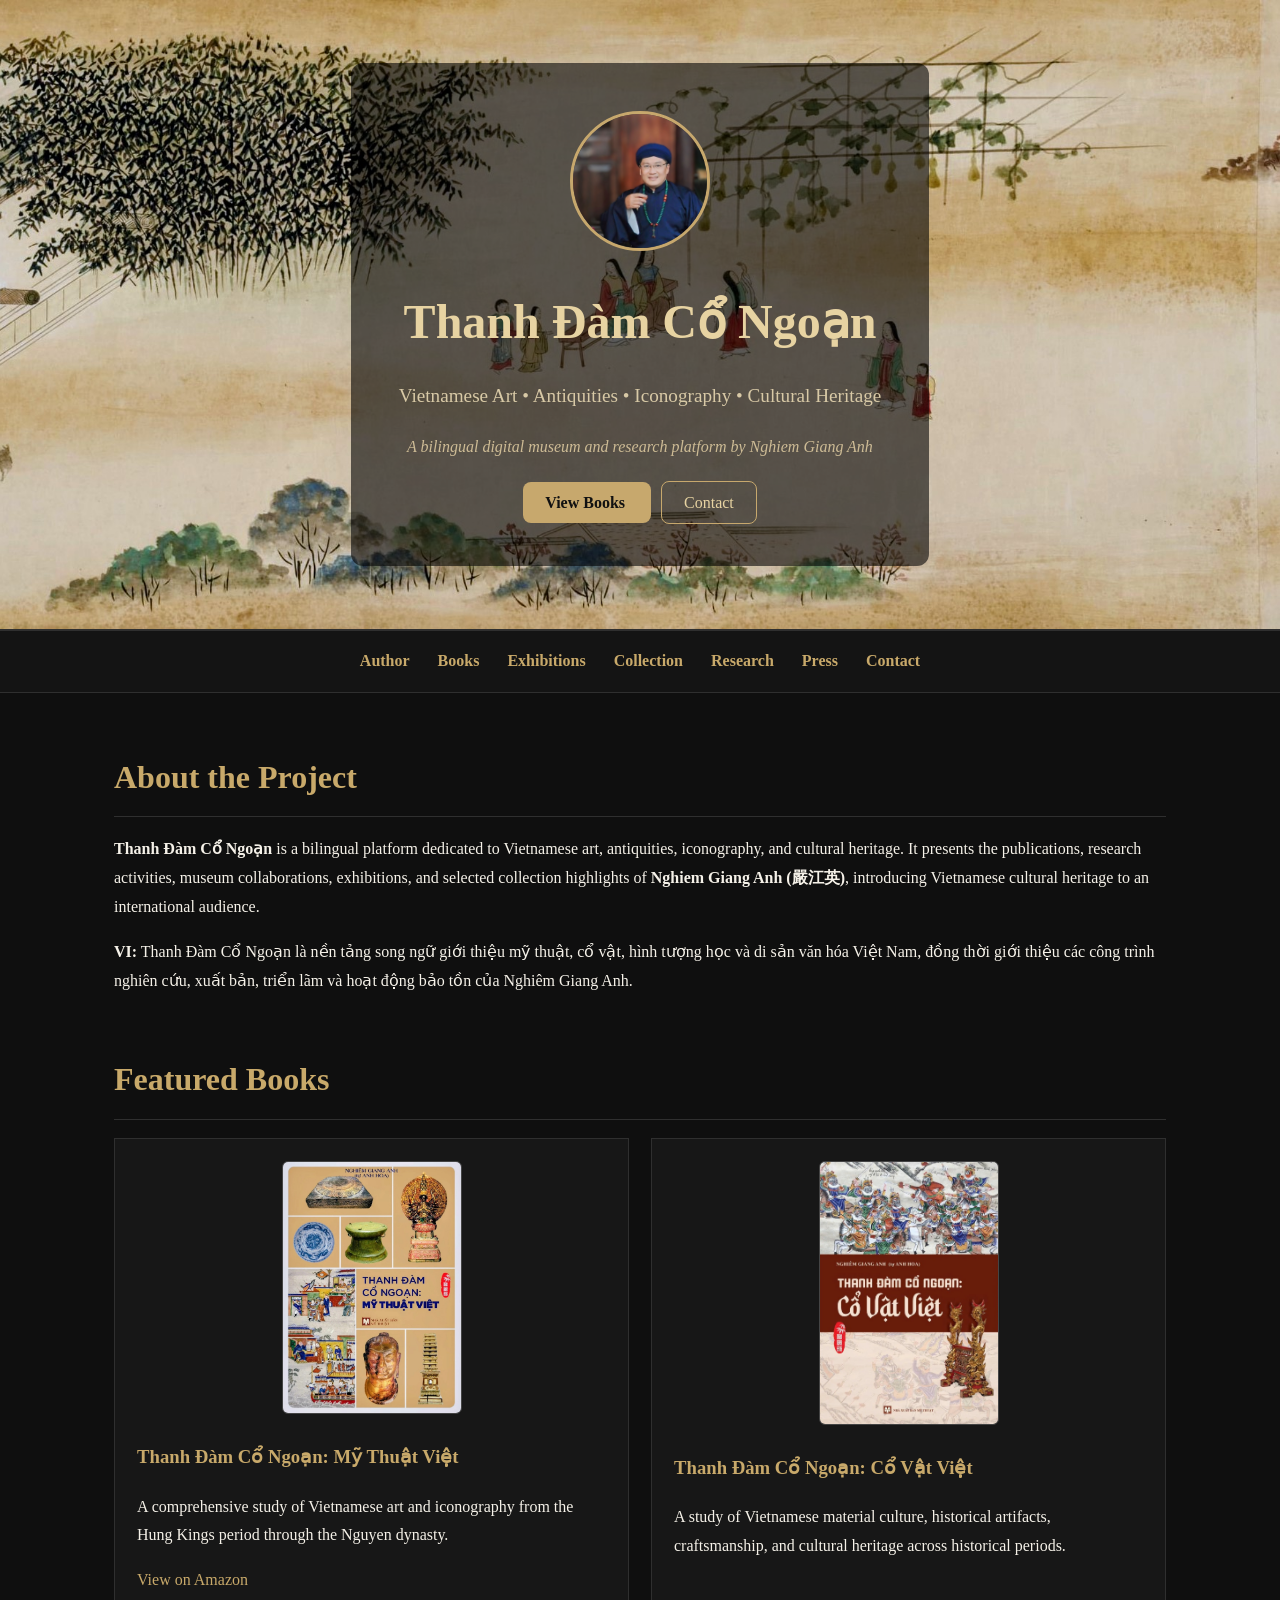
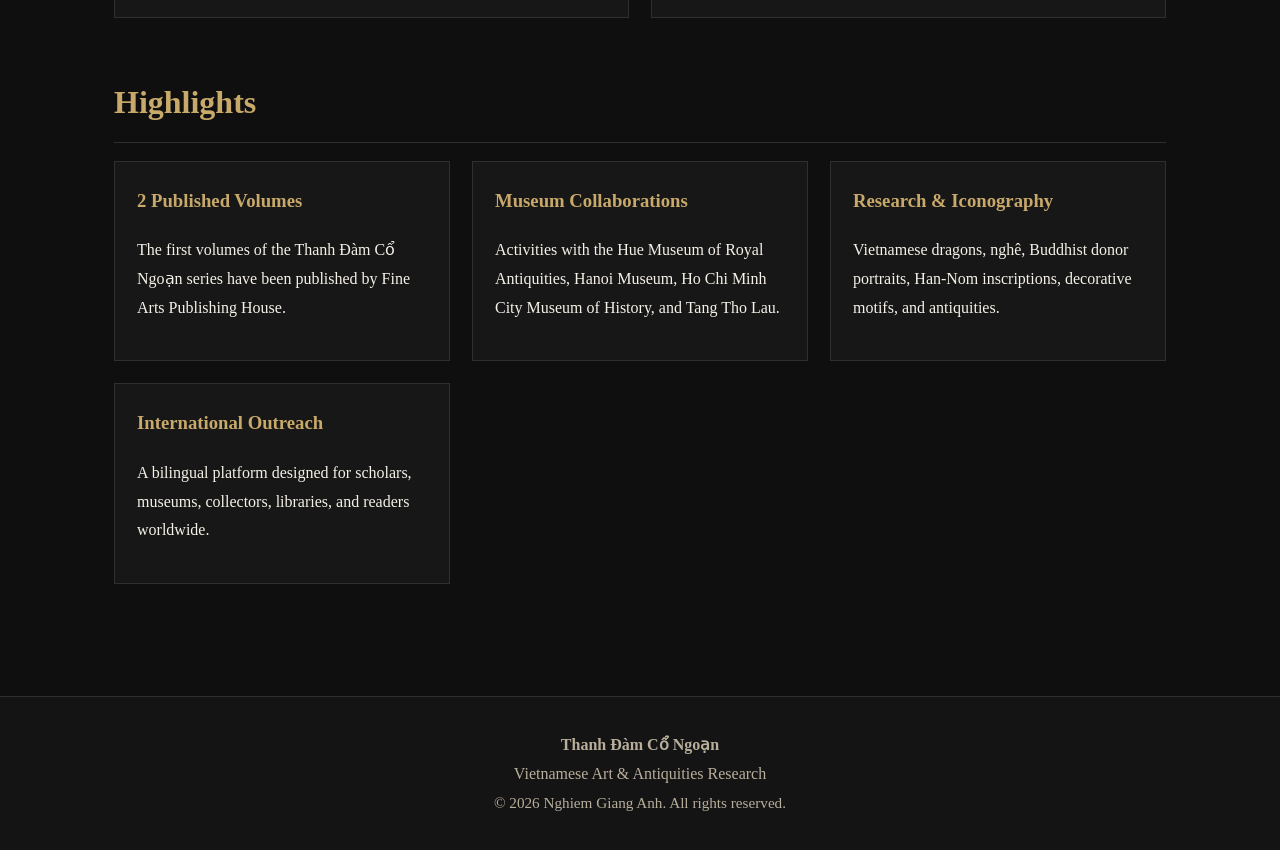
<file: index.html>
<!DOCTYPE html>
<html lang="en">
<head>
  <meta charset="UTF-8">
  <meta name="viewport" content="width=device-width, initial-scale=1.0">
  <title>Thanh Đàm Cổ Ngoạn | Vietnamese Art & Antiquities Research</title>
  <meta name="description" content="Bilingual digital museum dedicated to Vietnamese art, antiquities, iconography, museums, and cultural heritage by Nghiem Giang Anh.">
  <link rel="stylesheet" href="style.css">
</head>
<body>

<header style="background-image:url('images/hero.jpg'); background-size:cover; background-position:center; background-repeat:no-repeat; min-height:70vh; display:flex; align-items:center; justify-content:center; text-align:center;">
  <div style="background:rgba(0,0,0,0.58); padding:48px; border-radius:12px; max-width:900px;">

    <img src="images/profile.jpg" alt="Nghiem Giang Anh"
         style="width:140px; height:140px; object-fit:cover; border-radius:50%; border:3px solid #c7a86d; margin-bottom:18px;">

    <h1 style="font-size:3rem; margin:0; color:#e7d3a2;">Thanh Đàm Cổ Ngoạn</h1>

    <p style="font-size:1.2rem; color:#d8c9a6; margin-top:14px;">
      Vietnamese Art • Antiquities • Iconography • Cultural Heritage
    </p>

    <p style="color:#cdbb95; font-style:italic;">
      A bilingual digital museum and research platform by Nghiem Giang Anh
    </p>

    <div style="margin-top:28px;">
      <a href="books.html"
         style="background:#c7a86d; color:#111; padding:12px 22px; border-radius:8px; text-decoration:none; font-weight:bold; margin-right:10px;">
         View Books
      </a>

      <a href="contact.html"
         style="border:1px solid #c7a86d; color:#e7d3a2; padding:12px 22px; border-radius:8px; text-decoration:none;">
         Contact
      </a>
    </div>

  </div>
</header>

<nav>
  <div class="nav-inner">
    <a href="author.html">Author</a>
    <a href="books.html">Books</a>
    <a href="exhibitions.html">Exhibitions</a>
    <a href="collection.html">Collection</a>
    <a href="research.html">Research</a>
    <a href="press.html">Press</a>
    <a href="contact.html">Contact</a>
  </div>
</nav>

<main class="container">

  <section class="section">
    <h2>About the Project</h2>

    <p><strong>Thanh Đàm Cổ Ngoạn</strong> is a bilingual platform dedicated to Vietnamese art, antiquities, iconography, and cultural heritage. It presents the publications, research activities, museum collaborations, exhibitions, and selected collection highlights of <strong>Nghiem Giang Anh (嚴江英)</strong>, introducing Vietnamese cultural heritage to an international audience.</p>

    <p><strong>VI:</strong> Thanh Đàm Cổ Ngoạn là nền tảng song ngữ giới thiệu mỹ thuật, cổ vật, hình tượng học và di sản văn hóa Việt Nam, đồng thời giới thiệu các công trình nghiên cứu, xuất bản, triển lãm và hoạt động bảo tồn của Nghiêm Giang Anh.</p>
  </section>

  <section class="section">
    <h2>Featured Books</h2>

    <div class="grid">

      <div class="card">
        <div style="text-align:center; margin-bottom:16px;">
          <img src="images/my-thuat-viet.jpg" alt="Vietnamese Art"
               style="width:180px; border-radius:6px; border:1px solid #444;">
        </div>

        <h3>Thanh Đàm Cổ Ngoạn: Mỹ Thuật Việt</h3>

        <p>A comprehensive study of Vietnamese art and iconography from the Hung Kings period through the Nguyen dynasty.</p>

        <a href="https://www.amazon.com/dp/B0H7J328W7" target="_blank">View on Amazon</a>
      </div>

      <div class="card">
        <div style="text-align:center; margin-bottom:16px;">
          <img src="images/co-vat-viet.jpg" alt="Vietnamese Antiquities"
               style="width:180px; border-radius:6px; border:1px solid #444;">
        </div>

        <h3>Thanh Đàm Cổ Ngoạn: Cổ Vật Việt</h3>

        <p>A study of Vietnamese material culture, historical artifacts, craftsmanship, and cultural heritage across historical periods.</p>
      </div>

    </div>
  </section>

  <section class="section">
    <h2>Highlights</h2>

    <div class="grid">

      <div class="card">
        <h3>2 Published Volumes</h3>
        <p>The first volumes of the Thanh Đàm Cổ Ngoạn series have been published by Fine Arts Publishing House.</p>
      </div>

      <div class="card">
        <h3>Museum Collaborations</h3>
        <p>Activities with the Hue Museum of Royal Antiquities, Hanoi Museum, Ho Chi Minh City Museum of History, and Tang Tho Lau.</p>
      </div>

      <div class="card">
        <h3>Research & Iconography</h3>
        <p>Vietnamese dragons, nghê, Buddhist donor portraits, Han-Nom inscriptions, decorative motifs, and antiquities.</p>
      </div>

      <div class="card">
        <h3>International Outreach</h3>
        <p>A bilingual platform designed for scholars, museums, collectors, libraries, and readers worldwide.</p>
      </div>

    </div>
  </section>

</main>

<footer>
  <div class="footer-inner">
    <div><strong>Thanh Đàm Cổ Ngoạn</strong></div>
    <div>Vietnamese Art & Antiquities Research</div>
    <div class="small">© 2026 Nghiem Giang Anh. All rights reserved.</div>
  </div>
</footer>

</body>
</html>
</file>
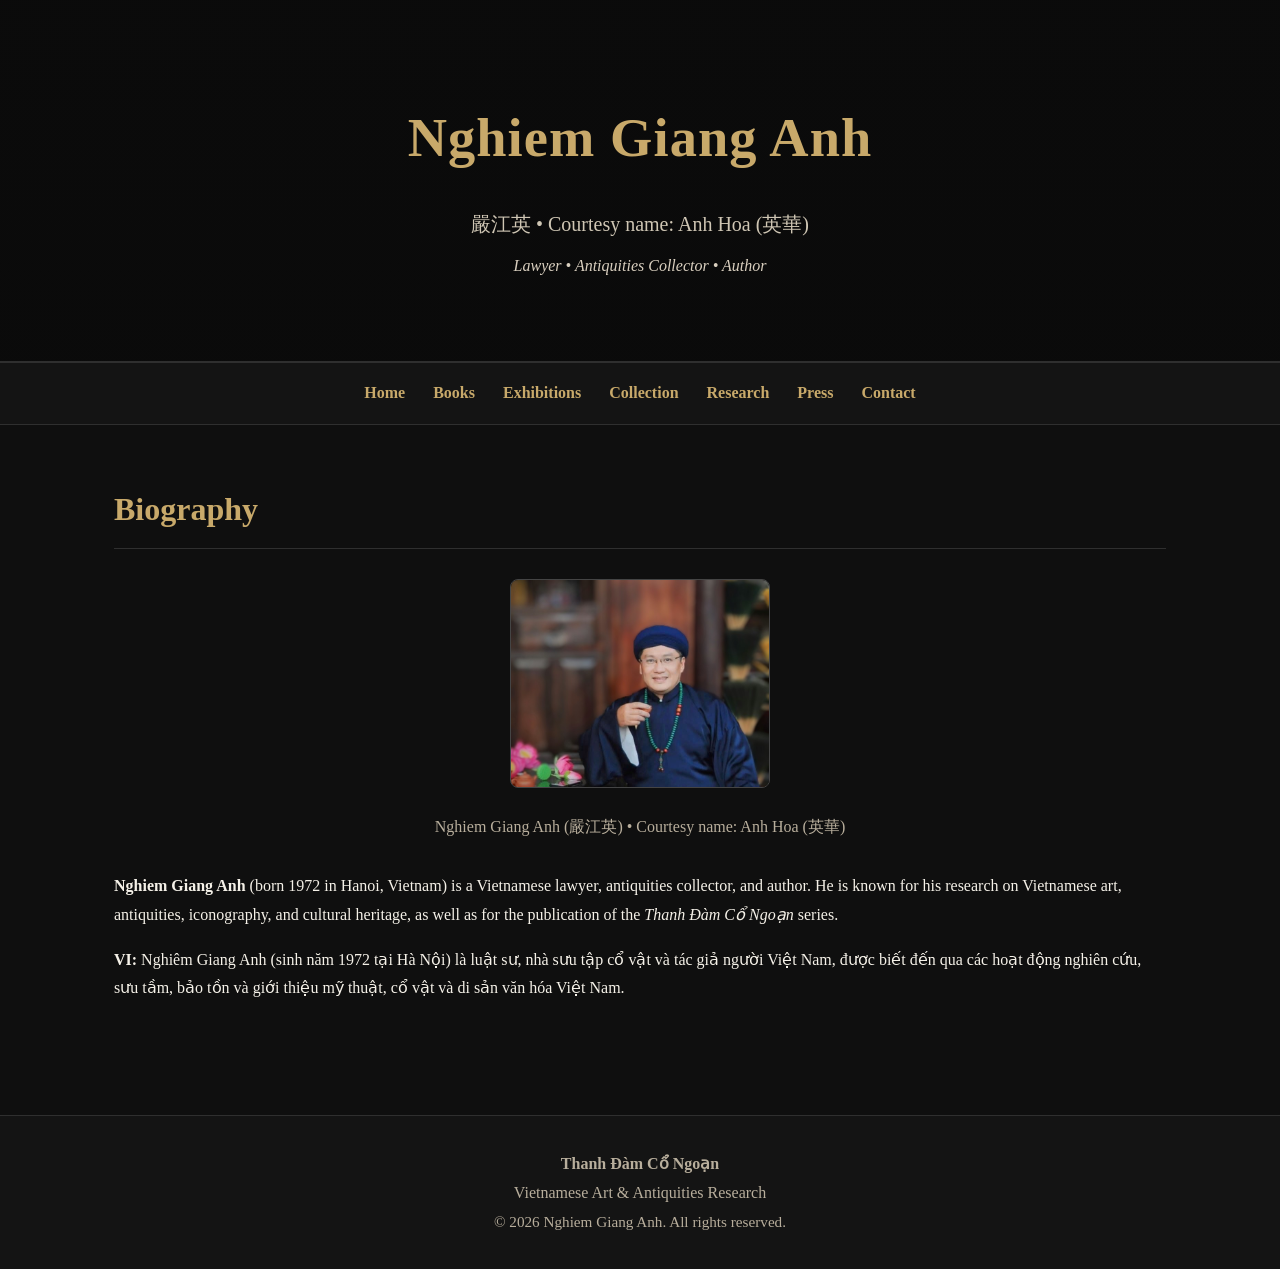
<file: author.html>
<!DOCTYPE html>
<html lang="en">
<head>
  <meta charset="UTF-8">
  <meta name="viewport" content="width=device-width, initial-scale=1.0">
  <title>Author | Nghiem Giang Anh</title>
  <link rel="stylesheet" href="style.css">
</head>
<body>

<header>
  <div class="hero">
    <h1>Nghiem Giang Anh</h1>
    <div class="subtitle">嚴江英 • Courtesy name: Anh Hoa (英華)</div>
    <div class="tagline">Lawyer • Antiquities Collector • Author</div>
  </div>
</header>

<nav>
  <div class="nav-inner">
    <a href="index.html">Home</a>
    <a href="books.html">Books</a>
    <a href="exhibitions.html">Exhibitions</a>
    <a href="collection.html">Collection</a>
    <a href="research.html">Research</a>
    <a href="press.html">Press</a>
    <a href="contact.html">Contact</a>
  </div>
</nav>

<main class="container">
  <section class="section">
    <h2>Biography</h2>

    <div style="text-align:center; margin:30px 0;">
      <img src="images/profile.jpg" alt="Nghiem Giang Anh" style="width:260px;border-radius:8px;border:1px solid #444;">
      <p style="color:#b8ae9c;">Nghiem Giang Anh (嚴江英) • Courtesy name: Anh Hoa (英華)</p>
    </div>

    <p><strong>Nghiem Giang Anh</strong> (born 1972 in Hanoi, Vietnam) is a Vietnamese lawyer, antiquities collector, and author. He is known for his research on Vietnamese art, antiquities, iconography, and cultural heritage, as well as for the publication of the <em>Thanh Đàm Cổ Ngoạn</em> series.</p>

    <p><strong>VI:</strong> Nghiêm Giang Anh (sinh năm 1972 tại Hà Nội) là luật sư, nhà sưu tập cổ vật và tác giả người Việt Nam, được biết đến qua các hoạt động nghiên cứu, sưu tầm, bảo tồn và giới thiệu mỹ thuật, cổ vật và di sản văn hóa Việt Nam.</p>
  </section>
</main>

<footer>
  <div class="footer-inner">
    <div><strong>Thanh Đàm Cổ Ngoạn</strong></div>
    <div>Vietnamese Art & Antiquities Research</div>
    <div class="small">© 2026 Nghiem Giang Anh. All rights reserved.</div>
  </div>
</footer>

</body>
</html>
</file>
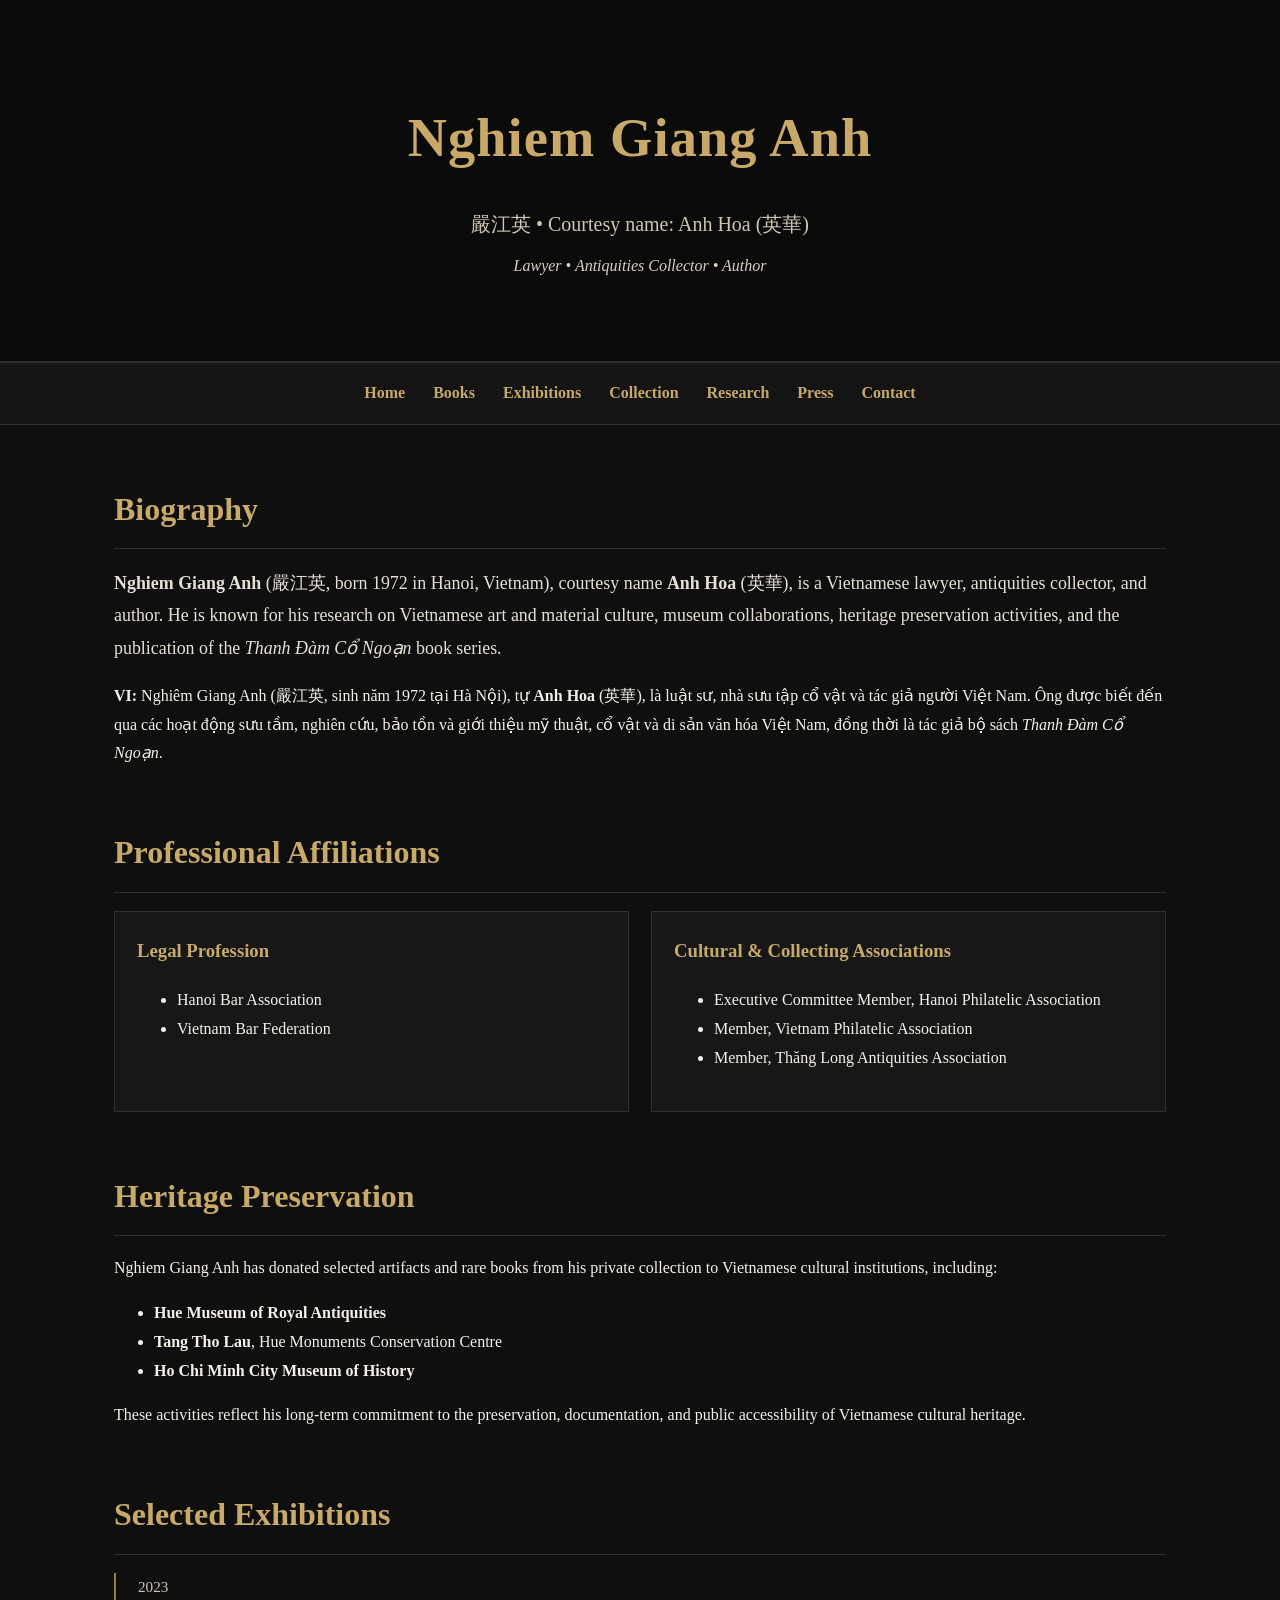
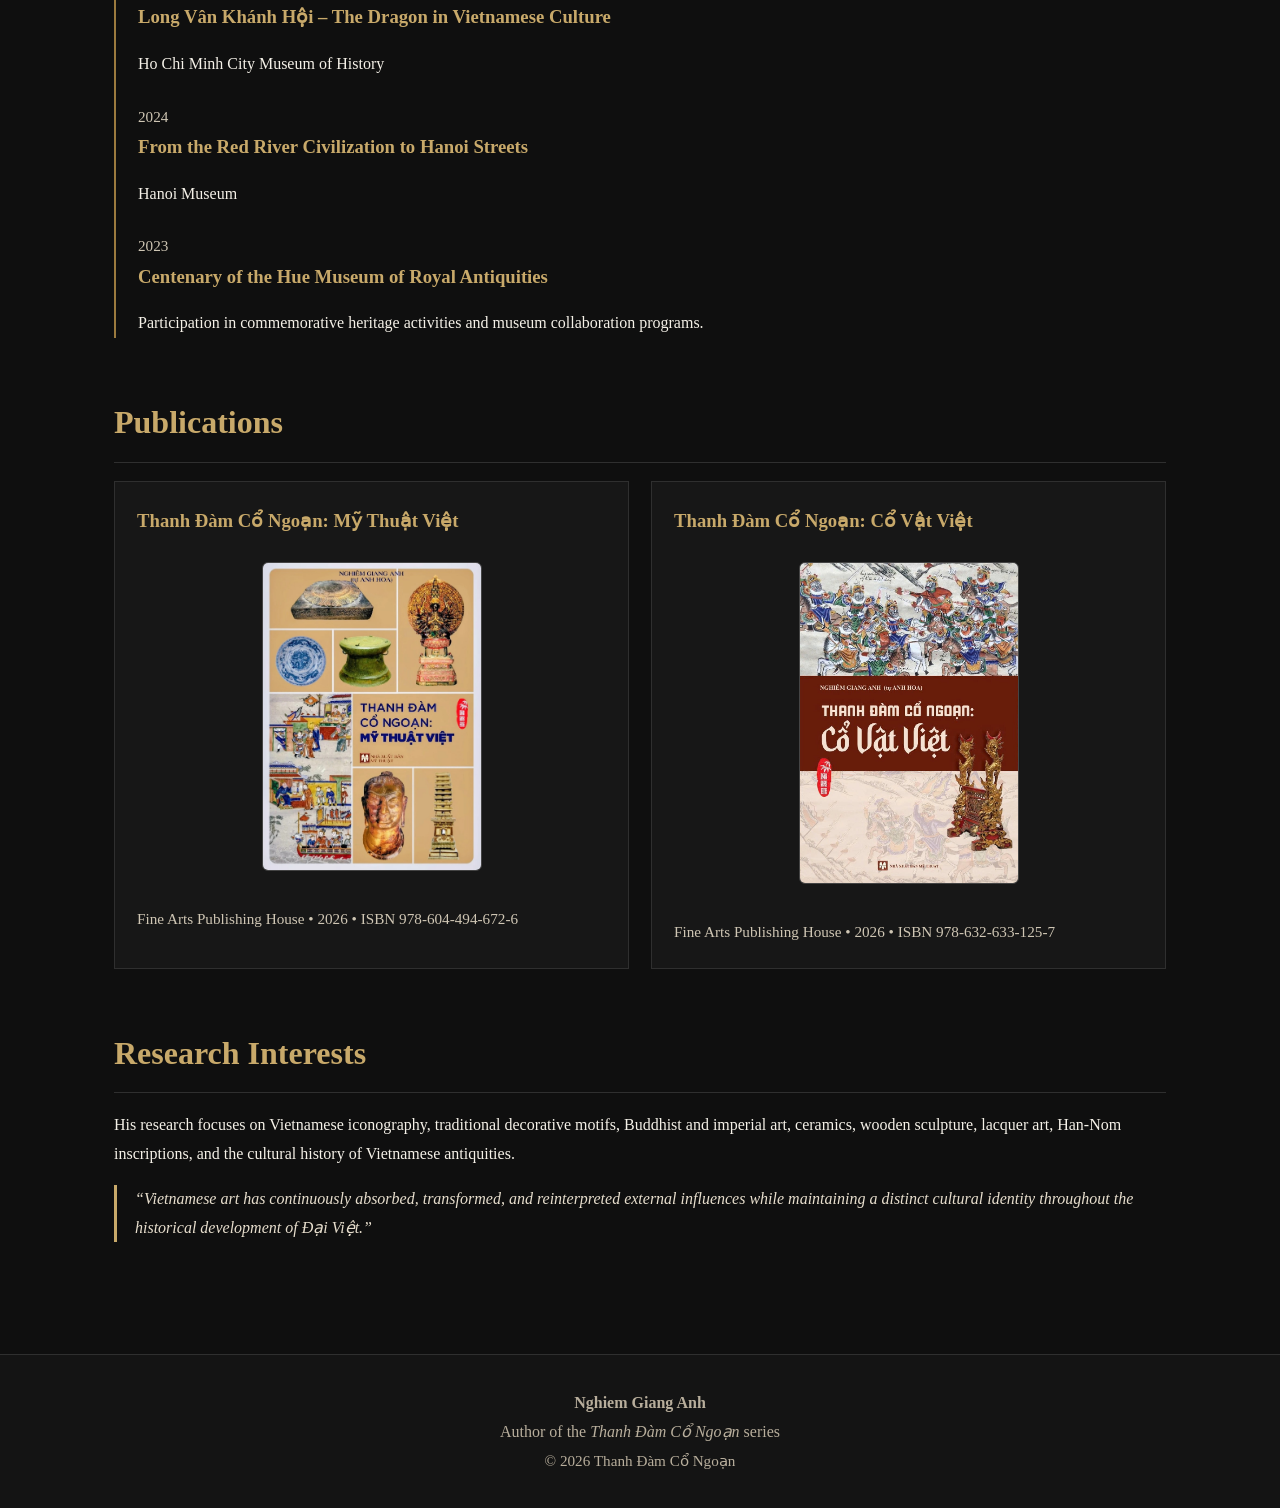
<file: books.html>
<!DOCTYPE html>
<html lang="en">
<head>
  <meta charset="UTF-8" />
  <meta name="viewport" content="width=device-width, initial-scale=1.0" />
  <title>Author | Nghiem Giang Anh | Thanh Đàm Cổ Ngoạn</title>
  <meta name="description" content="Biography of Nghiem Giang Anh, Vietnamese lawyer, antiquities collector, and author of the Thanh Đàm Cổ Ngoạn series." />
  <link rel="stylesheet" href="style.css" />
</head>
<body>

<header>
  <div class="hero">
    <h1>Nghiem Giang Anh</h1>
    <div class="subtitle">嚴江英 • Courtesy name: Anh Hoa (英華)</div>
    <div class="tagline">Lawyer • Antiquities Collector • Author</div>
  </div>
</header>

<nav>
  <div class="nav-inner">
    <a href="index.html">Home</a>
    <a href="books.html">Books</a>
    <a href="exhibitions.html">Exhibitions</a>
    <a href="collection.html">Collection</a>
    <a href="research.html">Research</a>
    <a href="press.html">Press</a>
    <a href="contact.html">Contact</a>
  </div>
</nav>

<main class="container">

  <section class="section">
    <h2>Biography</h2>

    <p class="lead"><strong>Nghiem Giang Anh</strong> (嚴江英, born 1972 in Hanoi, Vietnam), courtesy name <strong>Anh Hoa</strong> (英華), is a Vietnamese lawyer, antiquities collector, and author. He is known for his research on Vietnamese art and material culture, museum collaborations, heritage preservation activities, and the publication of the <em>Thanh Đàm Cổ Ngoạn</em> book series.</p>

    <p><strong>VI:</strong> Nghiêm Giang Anh (嚴江英, sinh năm 1972 tại Hà Nội), tự <strong>Anh Hoa</strong> (英華), là luật sư, nhà sưu tập cổ vật và tác giả người Việt Nam. Ông được biết đến qua các hoạt động sưu tầm, nghiên cứu, bảo tồn và giới thiệu mỹ thuật, cổ vật và di sản văn hóa Việt Nam, đồng thời là tác giả bộ sách <em>Thanh Đàm Cổ Ngoạn</em>.</p>
  </section>

  <section class="section">
    <h2>Professional Affiliations</h2>

    <div class="grid">

      <div class="card">
        <h3>Legal Profession</h3>
        <ul>
          <li>Hanoi Bar Association</li>
          <li>Vietnam Bar Federation</li>
        </ul>
      </div>

      <div class="card">
        <h3>Cultural & Collecting Associations</h3>
        <ul>
          <li>Executive Committee Member, Hanoi Philatelic Association</li>
          <li>Member, Vietnam Philatelic Association</li>
          <li>Member, Thăng Long Antiquities Association</li>
        </ul>
      </div>

    </div>
  </section>

  <section class="section">
    <h2>Heritage Preservation</h2>

    <p>Nghiem Giang Anh has donated selected artifacts and rare books from his private collection to Vietnamese cultural institutions, including:</p>

    <ul>
      <li><strong>Hue Museum of Royal Antiquities</strong></li>
      <li><strong>Tang Tho Lau</strong>, Hue Monuments Conservation Centre</li>
      <li><strong>Ho Chi Minh City Museum of History</strong></li>
    </ul>

    <p>These activities reflect his long-term commitment to the preservation, documentation, and public accessibility of Vietnamese cultural heritage.</p>
  </section>

  <section class="section">
    <h2>Selected Exhibitions</h2>

    <div class="timeline">

      <div class="timeline-item">
        <div class="year">2023</div>
        <h3>Long Vân Khánh Hội – The Dragon in Vietnamese Culture</h3>
        <p>Ho Chi Minh City Museum of History</p>
      </div>

      <div class="timeline-item">
        <div class="year">2024</div>
        <h3>From the Red River Civilization to Hanoi Streets</h3>
        <p>Hanoi Museum</p>
      </div>

      <div class="timeline-item">
        <div class="year">2023</div>
        <h3>Centenary of the Hue Museum of Royal Antiquities</h3>
        <p>Participation in commemorative heritage activities and museum collaboration programs.</p>
      </div>

    </div>
  </section>

  <section class="section">
    <h2>Publications</h2>

    <div class="grid">

      <div class="card">
        <h3>Thanh Đàm Cổ Ngoạn: Mỹ Thuật Việt</h3><div style="text-align:center; margin:24px 0;">
  <img src="images/my-thuat-viet.jpg" alt="Thanh Đàm Cổ Ngoạn: Mỹ Thuật Việt"
       style="width:220px; border-radius:6px; border:1px solid #444;">
</div>
        <div class="book-meta">Fine Arts Publishing House • 2026 • ISBN 978-604-494-672-6</div>
      </div>

      <div class="card">
        <h3>Thanh Đàm Cổ Ngoạn: Cổ Vật Việt</h3><div style="text-align:center; margin:24px 0;">
  <img src="images/co-vat-viet.jpg" alt="Thanh Đàm Cổ Ngoạn: Cổ Vật Việt"
       style="width:220px; border-radius:6px; border:1px solid #444;">
</div>
        <div class="book-meta">Fine Arts Publishing House • 2026 • ISBN 978-632-633-125-7</div>
      </div>

    </div>
  </section>

  <section class="section">
    <h2>Research Interests</h2>

    <p>His research focuses on Vietnamese iconography, traditional decorative motifs, Buddhist and imperial art, ceramics, wooden sculpture, lacquer art, Han-Nom inscriptions, and the cultural history of Vietnamese antiquities.</p>

    <p class="quote">“Vietnamese art has continuously absorbed, transformed, and reinterpreted external influences while maintaining a distinct cultural identity throughout the historical development of Đại Việt.”</p>
  </section>

</main>

<footer>
  <div class="footer-inner">
    <div><strong>Nghiem Giang Anh</strong></div>
    <div>Author of the <em>Thanh Đàm Cổ Ngoạn</em> series</div>
    <div class="small">© 2026 Thanh Đàm Cổ Ngoạn</div>
  </div>
</footer>

</body>
</html>
</file>
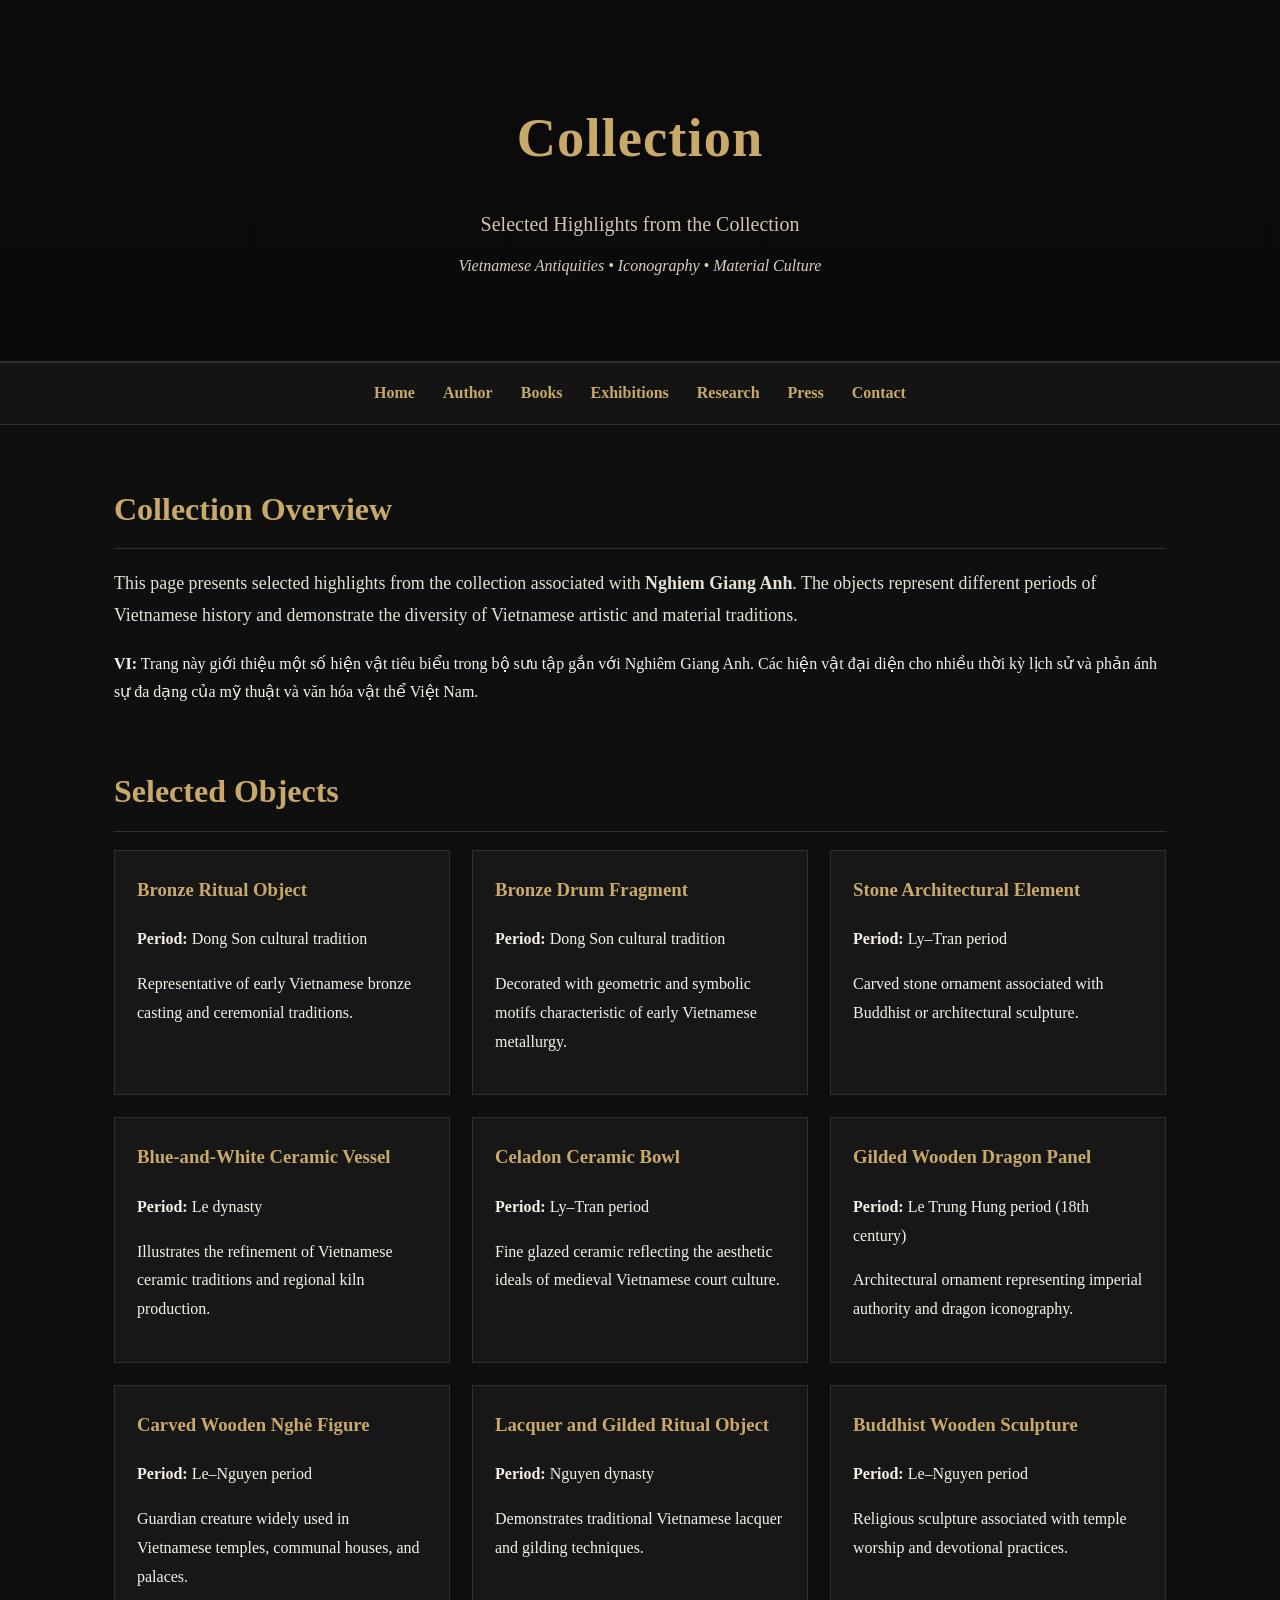
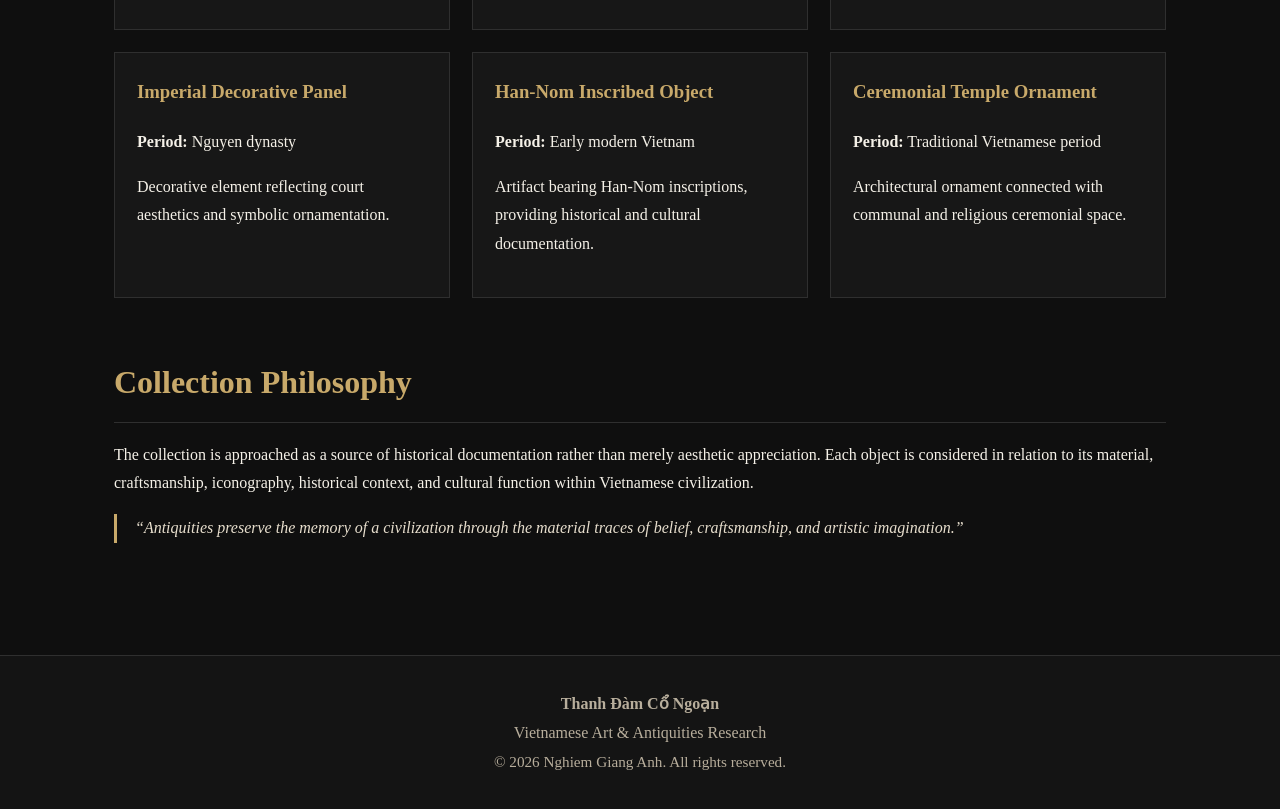
<file: collection.html>
<!DOCTYPE html>
<html lang="en">
<head>
  <meta charset="UTF-8" />
  <meta name="viewport" content="width=device-width, initial-scale=1.0" />
  <title>Collection | Thanh Đàm Cổ Ngoạn</title>
  <meta name="description" content="Selected highlights from the Vietnamese antiquities collection associated with Thanh Đàm Cổ Ngoạn and Nghiem Giang Anh." />
  <link rel="stylesheet" href="style.css" />
</head>
<body>

<header>
  <div class="hero">
    <h1>Collection</h1>
    <div class="subtitle">Selected Highlights from the Collection</div>
    <div class="tagline">Vietnamese Antiquities • Iconography • Material Culture</div>
  </div>
</header>

<nav>
  <div class="nav-inner">
    <a href="index.html">Home</a>
    <a href="author.html">Author</a>
    <a href="books.html">Books</a>
    <a href="exhibitions.html">Exhibitions</a>
    <a href="research.html">Research</a>
    <a href="press.html">Press</a>
    <a href="contact.html">Contact</a>
  </div>
</nav>

<main class="container">

  <section class="section">
    <h2>Collection Overview</h2>

    <p class="lead">This page presents selected highlights from the collection associated with <strong>Nghiem Giang Anh</strong>. The objects represent different periods of Vietnamese history and demonstrate the diversity of Vietnamese artistic and material traditions.</p>

    <p><strong>VI:</strong> Trang này giới thiệu một số hiện vật tiêu biểu trong bộ sưu tập gắn với Nghiêm Giang Anh. Các hiện vật đại diện cho nhiều thời kỳ lịch sử và phản ánh sự đa dạng của mỹ thuật và văn hóa vật thể Việt Nam.</p>
  </section>

  <section class="section">
    <h2>Selected Objects</h2>

    <div class="grid">

      <div class="card">
        <h3>Bronze Ritual Object</h3>
        <p><strong>Period:</strong> Dong Son cultural tradition</p>
        <p>Representative of early Vietnamese bronze casting and ceremonial traditions.</p>
      </div>

      <div class="card">
        <h3>Bronze Drum Fragment</h3>
        <p><strong>Period:</strong> Dong Son cultural tradition</p>
        <p>Decorated with geometric and symbolic motifs characteristic of early Vietnamese metallurgy.</p>
      </div>

      <div class="card">
        <h3>Stone Architectural Element</h3>
        <p><strong>Period:</strong> Ly–Tran period</p>
        <p>Carved stone ornament associated with Buddhist or architectural sculpture.</p>
      </div>

      <div class="card">
        <h3>Blue-and-White Ceramic Vessel</h3>
        <p><strong>Period:</strong> Le dynasty</p>
        <p>Illustrates the refinement of Vietnamese ceramic traditions and regional kiln production.</p>
      </div>

      <div class="card">
        <h3>Celadon Ceramic Bowl</h3>
        <p><strong>Period:</strong> Ly–Tran period</p>
        <p>Fine glazed ceramic reflecting the aesthetic ideals of medieval Vietnamese court culture.</p>
      </div>

      <div class="card">
        <h3>Gilded Wooden Dragon Panel</h3>
        <p><strong>Period:</strong> Le Trung Hung period (18th century)</p>
        <p>Architectural ornament representing imperial authority and dragon iconography.</p>
      </div>

      <div class="card">
        <h3>Carved Wooden Nghê Figure</h3>
        <p><strong>Period:</strong> Le–Nguyen period</p>
        <p>Guardian creature widely used in Vietnamese temples, communal houses, and palaces.</p>
      </div>

      <div class="card">
        <h3>Lacquer and Gilded Ritual Object</h3>
        <p><strong>Period:</strong> Nguyen dynasty</p>
        <p>Demonstrates traditional Vietnamese lacquer and gilding techniques.</p>
      </div>

      <div class="card">
        <h3>Buddhist Wooden Sculpture</h3>
        <p><strong>Period:</strong> Le–Nguyen period</p>
        <p>Religious sculpture associated with temple worship and devotional practices.</p>
      </div>

      <div class="card">
        <h3>Imperial Decorative Panel</h3>
        <p><strong>Period:</strong> Nguyen dynasty</p>
        <p>Decorative element reflecting court aesthetics and symbolic ornamentation.</p>
      </div>

      <div class="card">
        <h3>Han-Nom Inscribed Object</h3>
        <p><strong>Period:</strong> Early modern Vietnam</p>
        <p>Artifact bearing Han-Nom inscriptions, providing historical and cultural documentation.</p>
      </div>

      <div class="card">
        <h3>Ceremonial Temple Ornament</h3>
        <p><strong>Period:</strong> Traditional Vietnamese period</p>
        <p>Architectural ornament connected with communal and religious ceremonial space.</p>
      </div>

    </div>
  </section>

  <section class="section">
    <h2>Collection Philosophy</h2>

    <p>The collection is approached as a source of historical documentation rather than merely aesthetic appreciation. Each object is considered in relation to its material, craftsmanship, iconography, historical context, and cultural function within Vietnamese civilization.</p>

    <p class="quote">“Antiquities preserve the memory of a civilization through the material traces of belief, craftsmanship, and artistic imagination.”</p>
  </section>

</main>

<footer>
  <div class="footer-inner">
    <div><strong>Thanh Đàm Cổ Ngoạn</strong></div>
    <div>Vietnamese Art & Antiquities Research</div>
    <div class="small">© 2026 Nghiem Giang Anh. All rights reserved.</div>
  </div>
</footer>

</body>
</html>
</file>
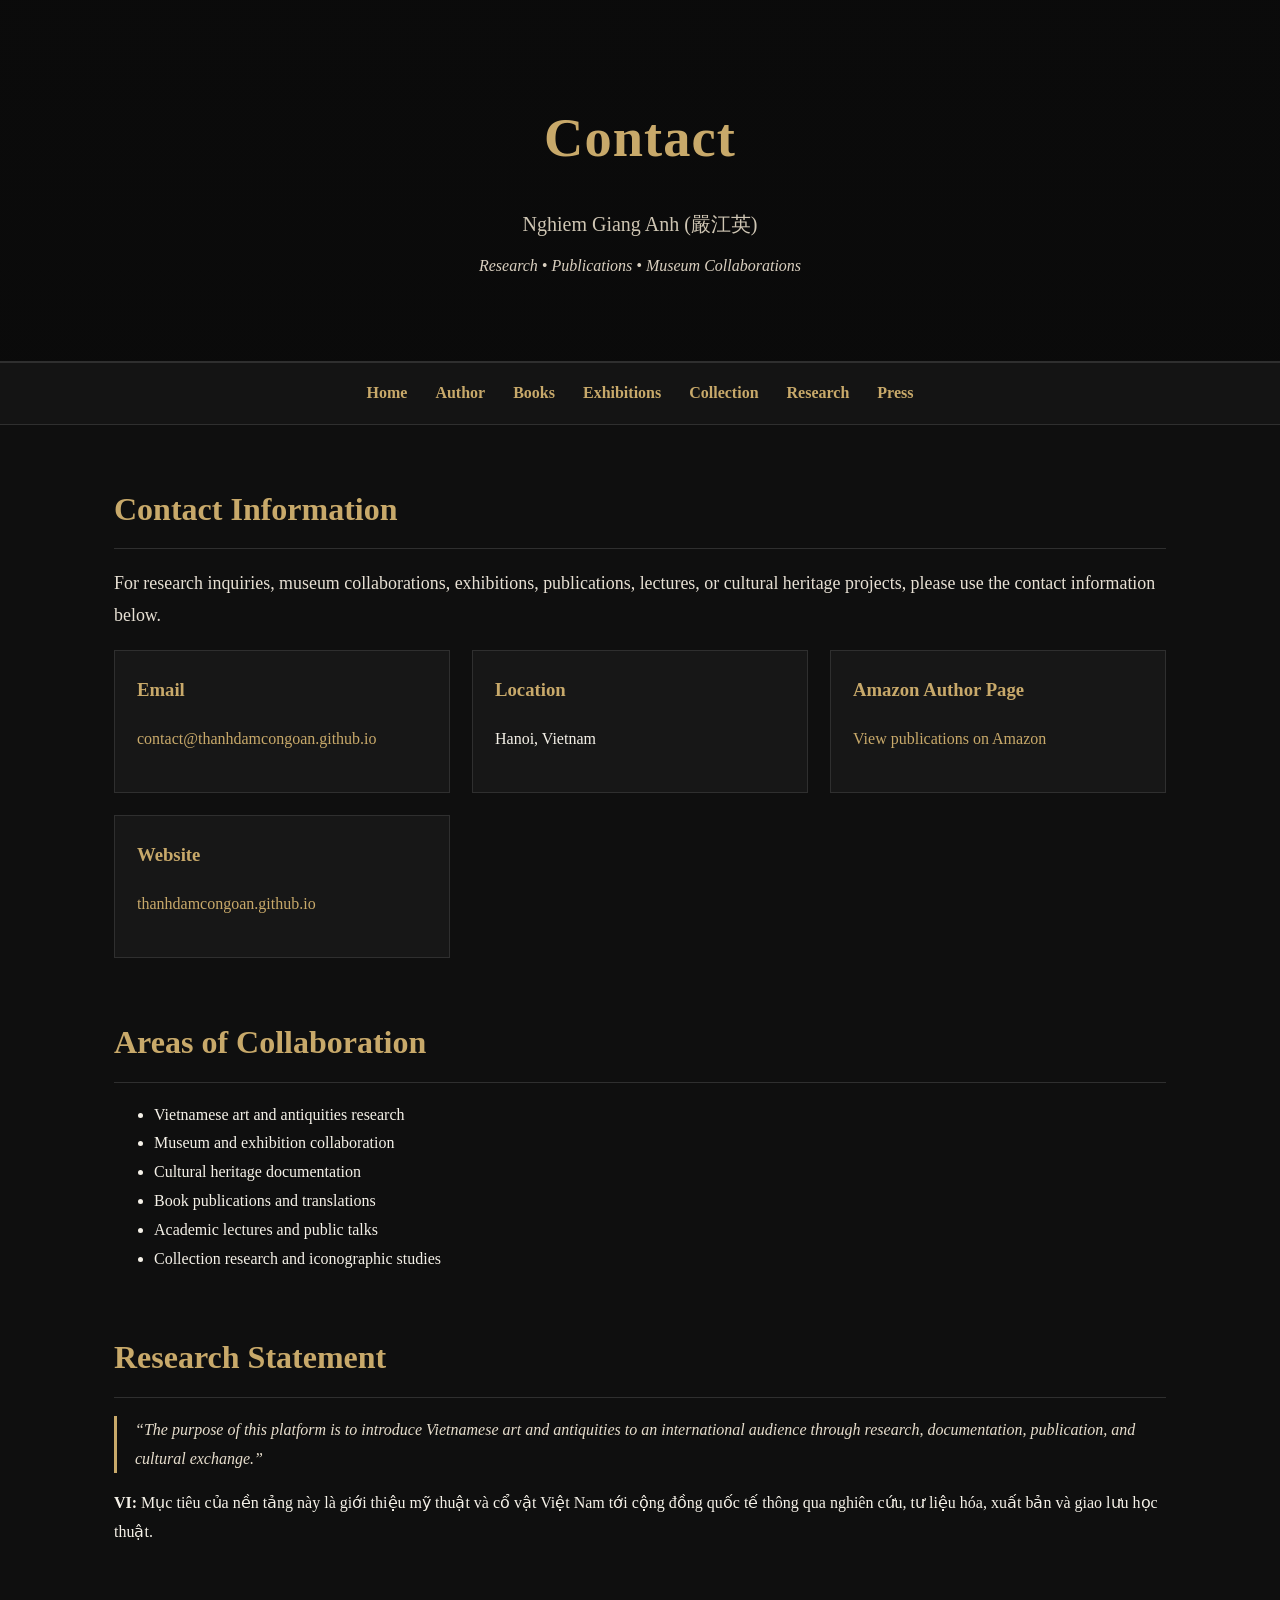
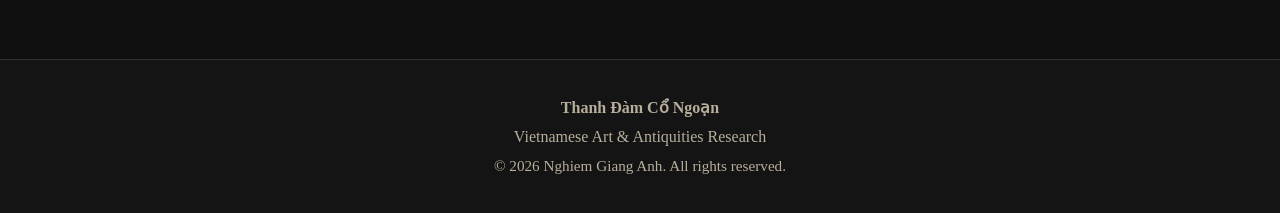
<file: contact.html>
<!DOCTYPE html>
<html lang="en">
<head>
  <meta charset="UTF-8" />
  <meta name="viewport" content="width=device-width, initial-scale=1.0" />
  <title>Contact | Thanh Đàm Cổ Ngoạn</title>
  <meta name="description" content="Contact information for Nghiem Giang Anh and the Thanh Đàm Cổ Ngoạn project." />
  <link rel="stylesheet" href="style.css" />
</head>
<body>

<header>
  <div class="hero">
    <h1>Contact</h1>
    <div class="subtitle">Nghiem Giang Anh (嚴江英)</div>
    <div class="tagline">Research • Publications • Museum Collaborations</div>
  </div>
</header>

<nav>
  <div class="nav-inner">
    <a href="index.html">Home</a>
    <a href="author.html">Author</a>
    <a href="books.html">Books</a>
    <a href="exhibitions.html">Exhibitions</a>
    <a href="collection.html">Collection</a>
    <a href="research.html">Research</a>
    <a href="press.html">Press</a>
  </div>
</nav>

<main class="container">

  <section class="section">
    <h2>Contact Information</h2>

    <p class="lead">For research inquiries, museum collaborations, exhibitions, publications, lectures, or cultural heritage projects, please use the contact information below.</p>

    <div class="grid">

      <div class="card">
        <h3>Email</h3>
        <p><a href="mailto:contact@thanhdamcongoan.github.io">contact@thanhdamcongoan.github.io</a></p>
      </div>

      <div class="card">
        <h3>Location</h3>
        <p>Hanoi, Vietnam</p>
      </div>

      <div class="card">
        <h3>Amazon Author Page</h3>
        <p><a href="https://www.amazon.com/dp/B0H7J328W7" target="_blank">View publications on Amazon</a></p>
      </div>

      <div class="card">
        <h3>Website</h3>
        <p><a href="https://thanhdamcongoan.github.io" target="_blank">thanhdamcongoan.github.io</a></p>
      </div>

    </div>
  </section>

  <section class="section">
    <h2>Areas of Collaboration</h2>

    <ul>
      <li>Vietnamese art and antiquities research</li>
      <li>Museum and exhibition collaboration</li>
      <li>Cultural heritage documentation</li>
      <li>Book publications and translations</li>
      <li>Academic lectures and public talks</li>
      <li>Collection research and iconographic studies</li>
    </ul>
  </section>

  <section class="section">
    <h2>Research Statement</h2>

    <p class="quote">“The purpose of this platform is to introduce Vietnamese art and antiquities to an international audience through research, documentation, publication, and cultural exchange.”</p>

    <p><strong>VI:</strong> Mục tiêu của nền tảng này là giới thiệu mỹ thuật và cổ vật Việt Nam tới cộng đồng quốc tế thông qua nghiên cứu, tư liệu hóa, xuất bản và giao lưu học thuật.</p>
  </section>

</main>

<footer>
  <div class="footer-inner">
    <div><strong>Thanh Đàm Cổ Ngoạn</strong></div>
    <div>Vietnamese Art & Antiquities Research</div>
    <div class="small">© 2026 Nghiem Giang Anh. All rights reserved.</div>
  </div>
</footer>

</body>
</html>
</file>
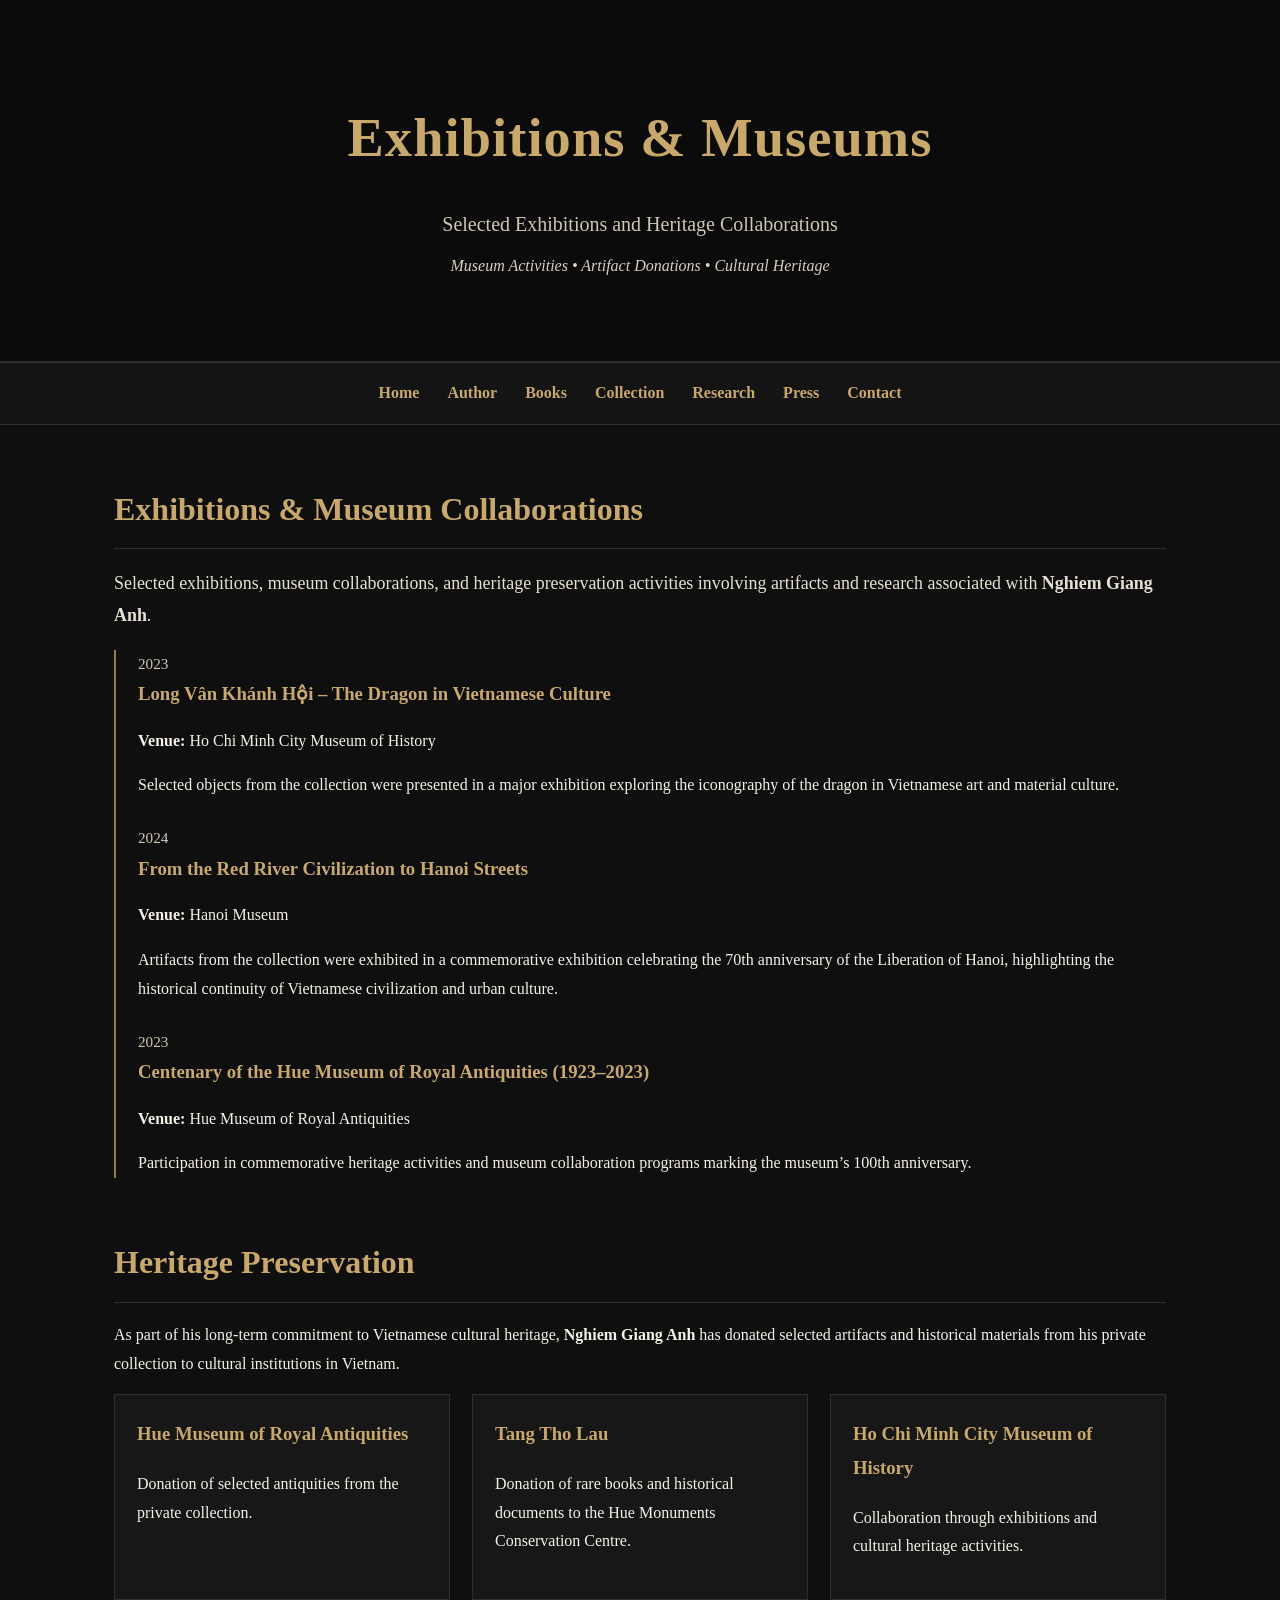
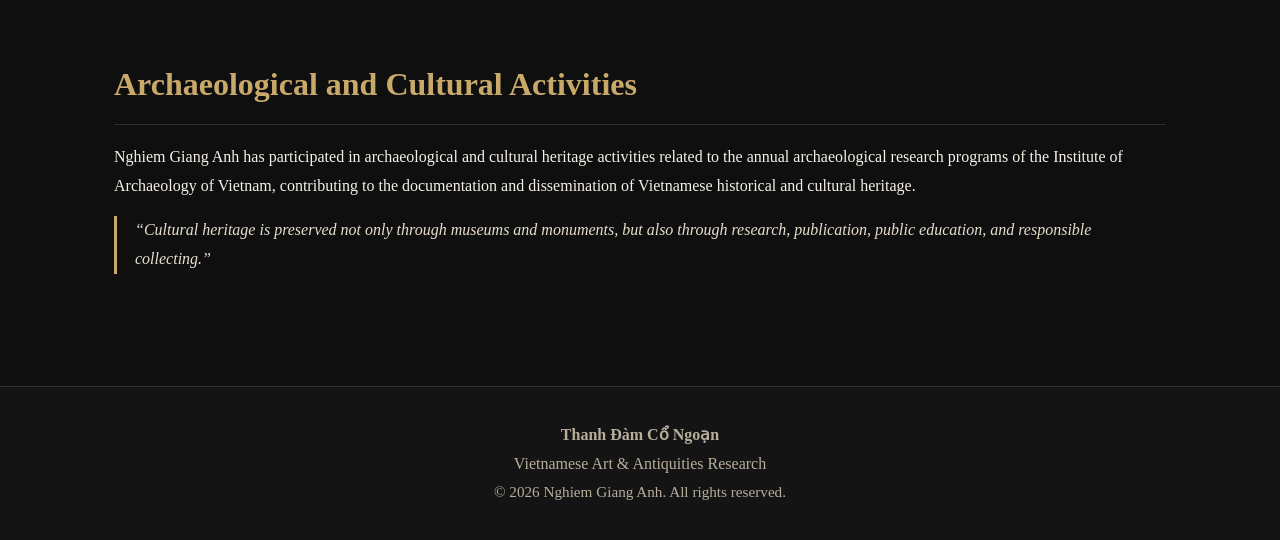
<file: exhibition.html>
<!DOCTYPE html>
<html lang="en">
<head>
  <meta charset="UTF-8" />
  <meta name="viewport" content="width=device-width, initial-scale=1.0" />
  <title>Exhibitions | Thanh Đàm Cổ Ngoạn</title>
  <meta name="description" content="Museum exhibitions and heritage collaborations involving Nghiem Giang Anh and the Thanh Đàm Cổ Ngoạn project." />
  <link rel="stylesheet" href="style.css" />
</head>
<body>

<header>
  <div class="hero">
    <h1>Exhibitions & Museums</h1>
    <div class="subtitle">Selected Exhibitions and Heritage Collaborations</div>
    <div class="tagline">Museum Activities • Artifact Donations • Cultural Heritage</div>
  </div>
</header>

<nav>
  <div class="nav-inner">
    <a href="index.html">Home</a>
    <a href="author.html">Author</a>
    <a href="books.html">Books</a>
    <a href="collection.html">Collection</a>
    <a href="research.html">Research</a>
    <a href="press.html">Press</a>
    <a href="contact.html">Contact</a>
  </div>
</nav>

<main class="container">

  <section class="section">
    <h2>Exhibitions & Museum Collaborations</h2>

    <p class="lead">Selected exhibitions, museum collaborations, and heritage preservation activities involving artifacts and research associated with <strong>Nghiem Giang Anh</strong>.</p>

    <div class="timeline">

      <div class="timeline-item">
        <div class="year">2023</div>
        <h3>Long Vân Khánh Hội – The Dragon in Vietnamese Culture</h3>
        <p><strong>Venue:</strong> Ho Chi Minh City Museum of History</p>
        <p>Selected objects from the collection were presented in a major exhibition exploring the iconography of the dragon in Vietnamese art and material culture.</p>
      </div>

      <div class="timeline-item">
        <div class="year">2024</div>
        <h3>From the Red River Civilization to Hanoi Streets</h3>
        <p><strong>Venue:</strong> Hanoi Museum</p>
        <p>Artifacts from the collection were exhibited in a commemorative exhibition celebrating the 70th anniversary of the Liberation of Hanoi, highlighting the historical continuity of Vietnamese civilization and urban culture.</p>
      </div>

      <div class="timeline-item">
        <div class="year">2023</div>
        <h3>Centenary of the Hue Museum of Royal Antiquities (1923–2023)</h3>
        <p><strong>Venue:</strong> Hue Museum of Royal Antiquities</p>
        <p>Participation in commemorative heritage activities and museum collaboration programs marking the museum’s 100th anniversary.</p>
      </div>

    </div>
  </section>

  <section class="section">
    <h2>Heritage Preservation</h2>

    <p>As part of his long-term commitment to Vietnamese cultural heritage, <strong>Nghiem Giang Anh</strong> has donated selected artifacts and historical materials from his private collection to cultural institutions in Vietnam.</p>

    <div class="grid">

      <div class="card">
        <h3>Hue Museum of Royal Antiquities</h3>
        <p>Donation of selected antiquities from the private collection.</p>
      </div>

      <div class="card">
        <h3>Tang Tho Lau</h3>
        <p>Donation of rare books and historical documents to the Hue Monuments Conservation Centre.</p>
      </div>

      <div class="card">
        <h3>Ho Chi Minh City Museum of History</h3>
        <p>Collaboration through exhibitions and cultural heritage activities.</p>
      </div>

    </div>
  </section>

  <section class="section">
    <h2>Archaeological and Cultural Activities</h2>

    <p>Nghiem Giang Anh has participated in archaeological and cultural heritage activities related to the annual archaeological research programs of the Institute of Archaeology of Vietnam, contributing to the documentation and dissemination of Vietnamese historical and cultural heritage.</p>

    <p class="quote">“Cultural heritage is preserved not only through museums and monuments, but also through research, publication, public education, and responsible collecting.”</p>
  </section>

</main>

<footer>
  <div class="footer-inner">
    <div><strong>Thanh Đàm Cổ Ngoạn</strong></div>
    <div>Vietnamese Art & Antiquities Research</div>
    <div class="small">© 2026 Nghiem Giang Anh. All rights reserved.</div>
  </div>
</footer>

</body>
</html>
</file>
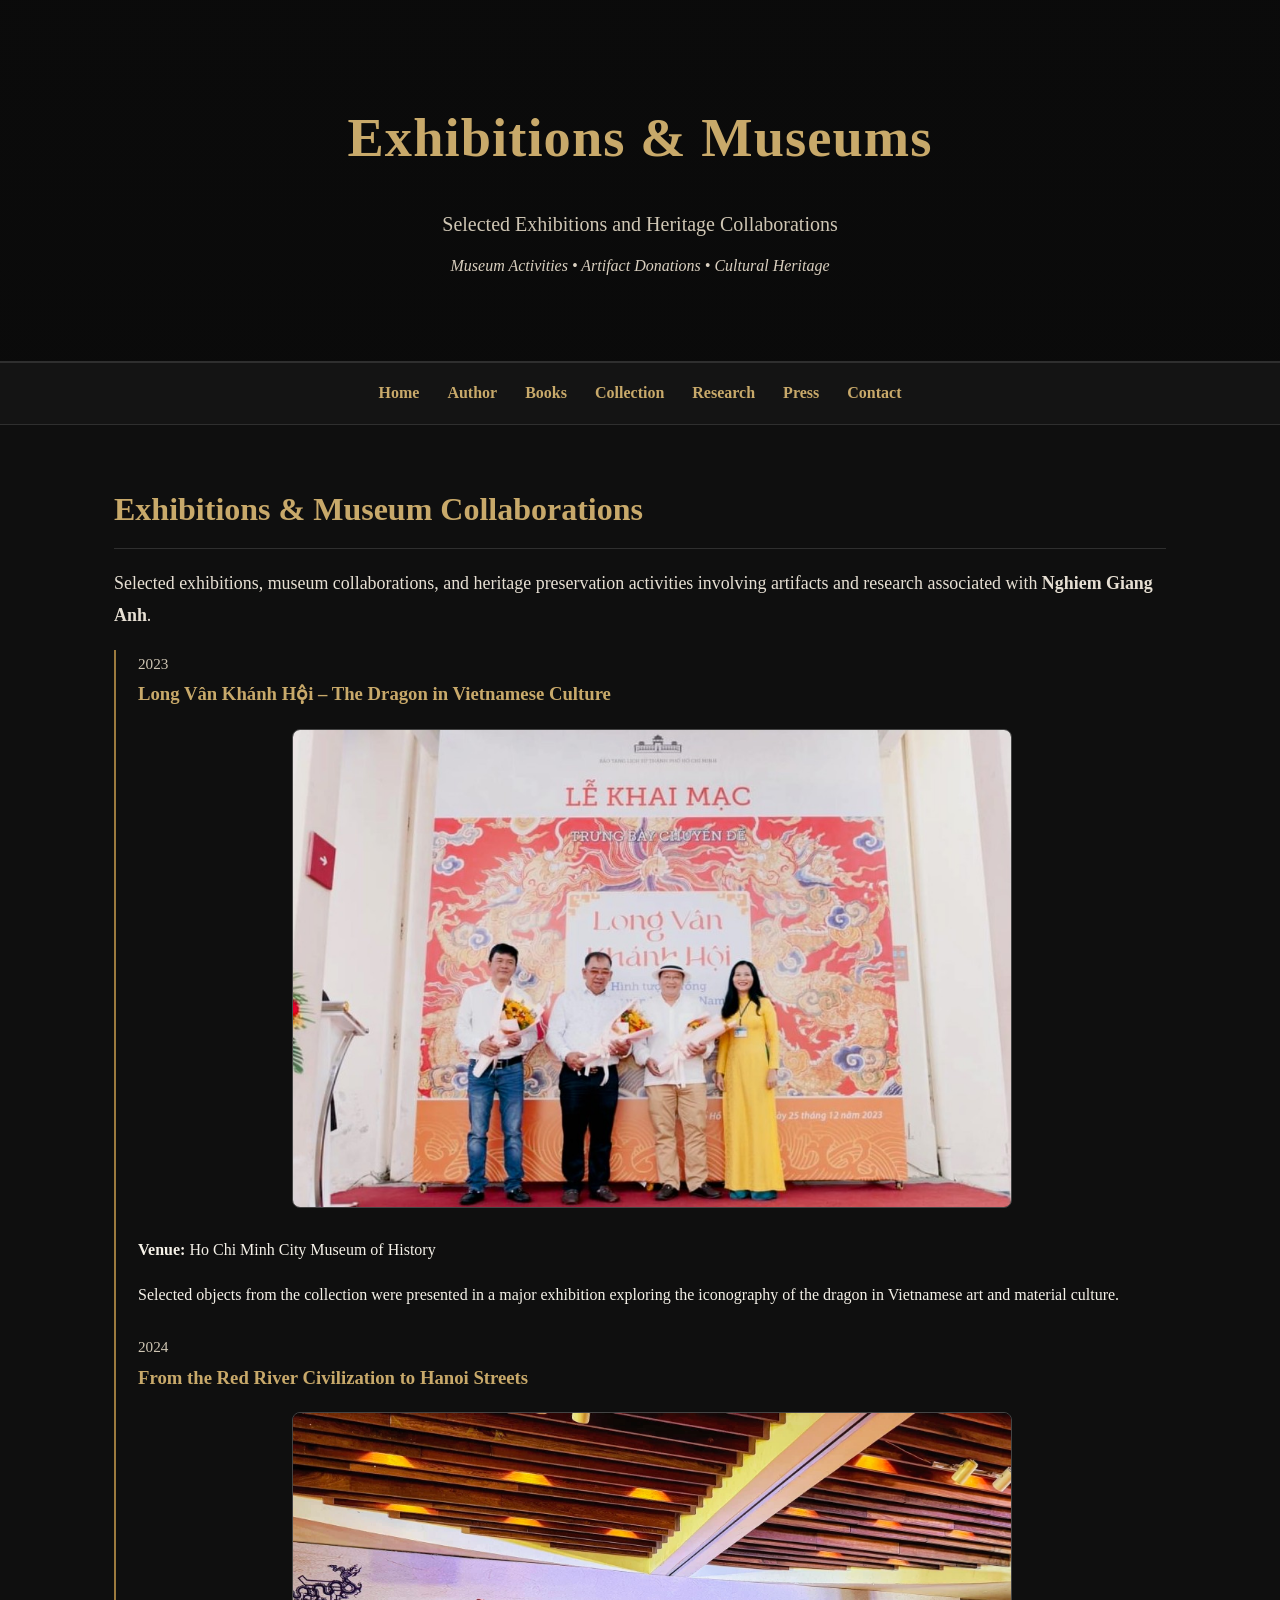
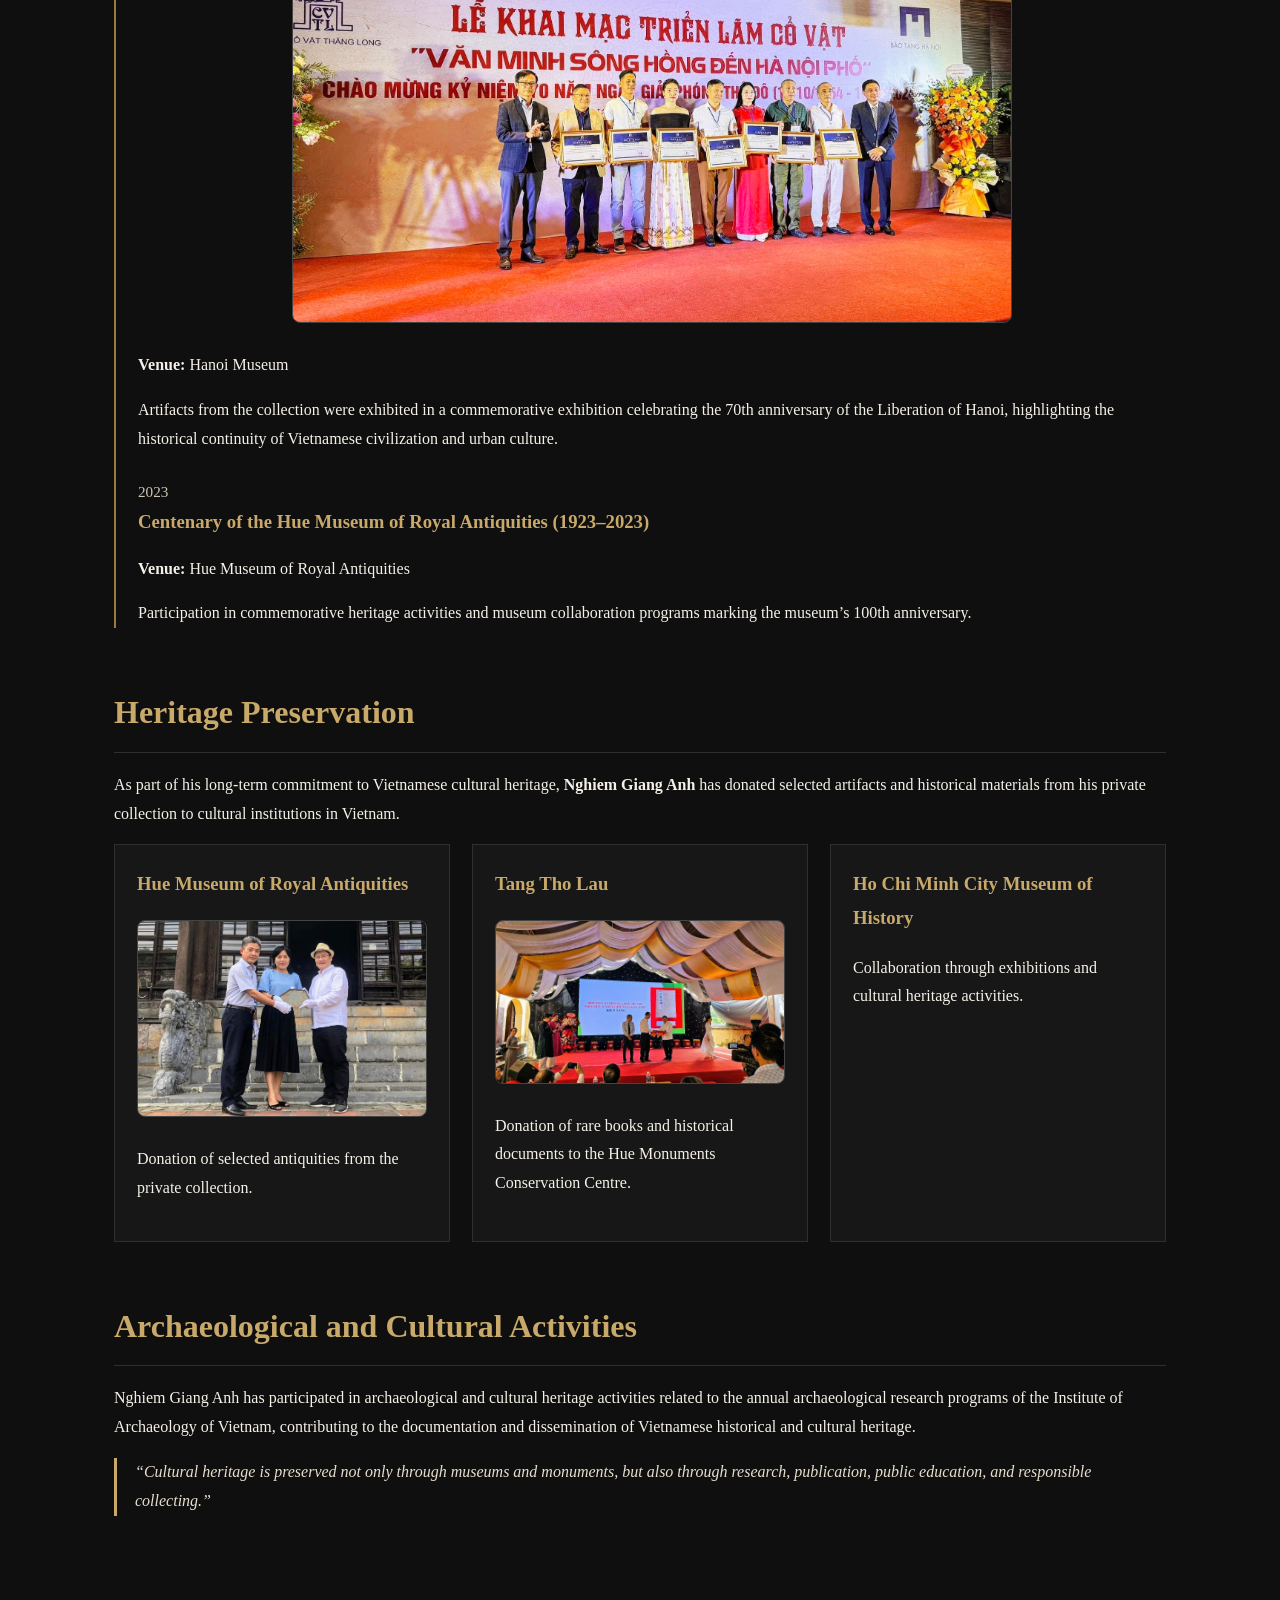
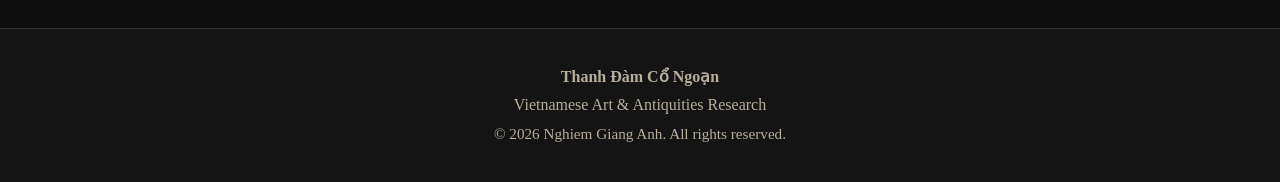
<file: exhibitions.html>
<!DOCTYPE html>
<html lang="en">
<head>
  <meta charset="UTF-8" />
  <meta name="viewport" content="width=device-width, initial-scale=1.0" />
  <title>Exhibitions | Thanh Đàm Cổ Ngoạn</title>
  <meta name="description" content="Museum exhibitions and heritage collaborations involving Nghiem Giang Anh and the Thanh Đàm Cổ Ngoạn project." />
  <link rel="stylesheet" href="style.css" />
</head>
<body>

<header>
  <div class="hero">
    <h1>Exhibitions & Museums</h1>
    <div class="subtitle">Selected Exhibitions and Heritage Collaborations</div>
    <div class="tagline">Museum Activities • Artifact Donations • Cultural Heritage</div>
  </div>
</header>

<nav>
  <div class="nav-inner">
    <a href="index.html">Home</a>
    <a href="author.html">Author</a>
    <a href="books.html">Books</a>
    <a href="collection.html">Collection</a>
    <a href="research.html">Research</a>
    <a href="press.html">Press</a>
    <a href="contact.html">Contact</a>
  </div>
</nav>

<main class="container">

  <section class="section">
    <h2>Exhibitions & Museum Collaborations</h2>

    <p class="lead">Selected exhibitions, museum collaborations, and heritage preservation activities involving artifacts and research associated with <strong>Nghiem Giang Anh</strong>.</p>

    <div class="timeline">

      <div class="timeline-item">
        <div class="year">2023</div>
        <h3>Long Vân Khánh Hội – The Dragon in Vietnamese Culture</h3><div style="text-align:center; margin:18px 0;">
  <img src="images/hcm-history-museum.jpg" alt="Ho Chi Minh City Museum of History exhibition"
       style="width:100%; max-width:720px; border-radius:8px; border:1px solid #444;">
</div>
        <p><strong>Venue:</strong> Ho Chi Minh City Museum of History</p>
        <p>Selected objects from the collection were presented in a major exhibition exploring the iconography of the dragon in Vietnamese art and material culture.</p>
      </div>

      <div class="timeline-item">
        <div class="year">2024</div>
        <h3>From the Red River Civilization to Hanoi Streets</h3><div style="text-align:center; margin:18px 0;">
  <img src="images/hanoi-museum.jpg" alt="Hanoi Museum exhibition"
       style="width:100%; max-width:720px; border-radius:8px; border:1px solid #444;">
</div>
        <p><strong>Venue:</strong> Hanoi Museum</p>
        <p>Artifacts from the collection were exhibited in a commemorative exhibition celebrating the 70th anniversary of the Liberation of Hanoi, highlighting the historical continuity of Vietnamese civilization and urban culture.</p>
      </div>

      <div class="timeline-item">
        <div class="year">2023</div>
        <h3>Centenary of the Hue Museum of Royal Antiquities (1923–2023)</h3>
        <p><strong>Venue:</strong> Hue Museum of Royal Antiquities</p>
        <p>Participation in commemorative heritage activities and museum collaboration programs marking the museum’s 100th anniversary.</p>
      </div>

    </div>
  </section>

  <section class="section">
    <h2>Heritage Preservation</h2>

    <p>As part of his long-term commitment to Vietnamese cultural heritage, <strong>Nghiem Giang Anh</strong> has donated selected artifacts and historical materials from his private collection to cultural institutions in Vietnam.</p>

    <div class="grid">

      <div class="card">
        <h3>Hue Museum of Royal Antiquities</h3><div style="text-align:center; margin:18px 0;">
  <img src="images/hue-donation.jpg" alt="Donation to Hue Museum of Royal Antiquities"
       style="width:100%; max-width:720px; border-radius:8px; border:1px solid #444;">
</div>
        <p>Donation of selected antiquities from the private collection.</p>
      </div>

      <div class="card">
        <h3>Tang Tho Lau</h3><div style="text-align:center; margin:18px 0;">
  <img src="images/tang-tho-lau.jpg" alt="Donation to Tang Tho Lau"
       style="width:100%; max-width:720px; border-radius:8px; border:1px solid #444;">
</div>
        <p>Donation of rare books and historical documents to the Hue Monuments Conservation Centre.</p>
      </div>

      <div class="card">
        <h3>Ho Chi Minh City Museum of History</h3>
        <p>Collaboration through exhibitions and cultural heritage activities.</p>
      </div>

    </div>
  </section>

  <section class="section">
    <h2>Archaeological and Cultural Activities</h2>

    <p>Nghiem Giang Anh has participated in archaeological and cultural heritage activities related to the annual archaeological research programs of the Institute of Archaeology of Vietnam, contributing to the documentation and dissemination of Vietnamese historical and cultural heritage.</p>

    <p class="quote">“Cultural heritage is preserved not only through museums and monuments, but also through research, publication, public education, and responsible collecting.”</p>
  </section>

</main>

<footer>
  <div class="footer-inner">
    <div><strong>Thanh Đàm Cổ Ngoạn</strong></div>
    <div>Vietnamese Art & Antiquities Research</div>
    <div class="small">© 2026 Nghiem Giang Anh. All rights reserved.</div>
  </div>
</footer>

</body>
</html>
</file>
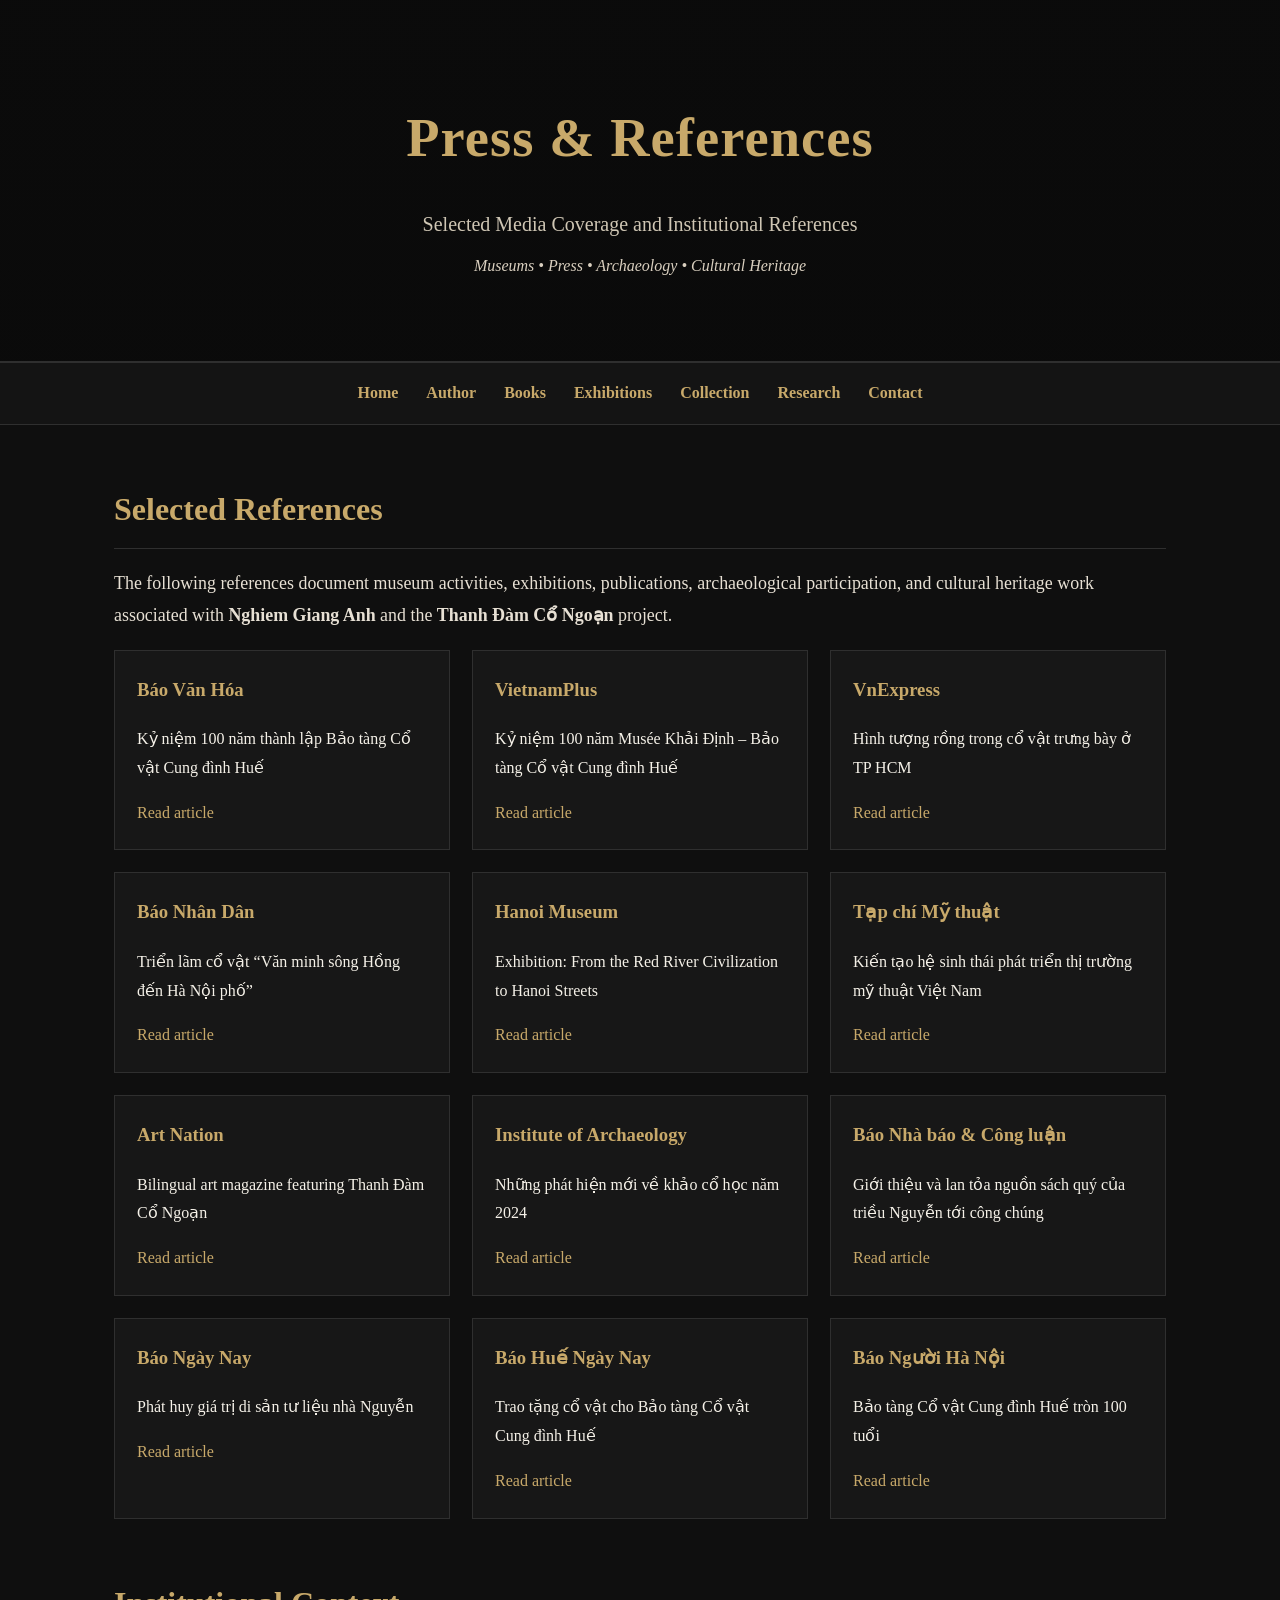
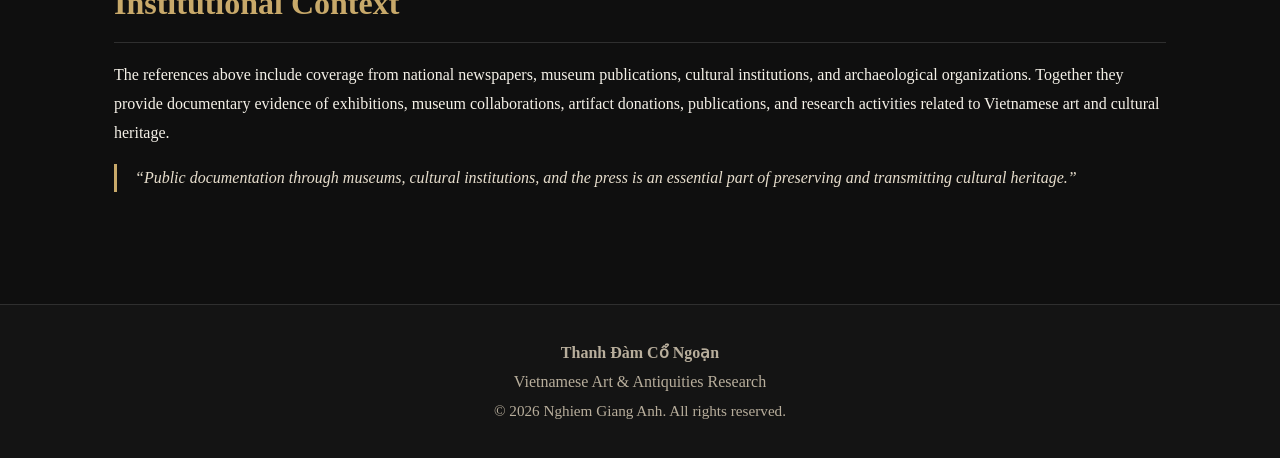
<file: press.html>
<!DOCTYPE html>
<html lang="en">
<head>
  <meta charset="UTF-8" />
  <meta name="viewport" content="width=device-width, initial-scale=1.0" />
  <title>Press & References | Thanh Đàm Cổ Ngoạn</title>
  <meta name="description" content="Selected press coverage and institutional references related to Nghiem Giang Anh and the Thanh Đàm Cổ Ngoạn project." />
  <link rel="stylesheet" href="style.css" />
</head>
<body>

<header>
  <div class="hero">
    <h1>Press & References</h1>
    <div class="subtitle">Selected Media Coverage and Institutional References</div>
    <div class="tagline">Museums • Press • Archaeology • Cultural Heritage</div>
  </div>
</header>

<nav>
  <div class="nav-inner">
    <a href="index.html">Home</a>
    <a href="author.html">Author</a>
    <a href="books.html">Books</a>
    <a href="exhibitions.html">Exhibitions</a>
    <a href="collection.html">Collection</a>
    <a href="research.html">Research</a>
    <a href="contact.html">Contact</a>
  </div>
</nav>

<main class="container">

  <section class="section">
    <h2>Selected References</h2>

    <p class="lead">The following references document museum activities, exhibitions, publications, archaeological participation, and cultural heritage work associated with <strong>Nghiem Giang Anh</strong> and the <strong>Thanh Đàm Cổ Ngoạn</strong> project.</p>

    <div class="grid">

      <div class="card">
        <h3>Báo Văn Hóa</h3>
        <p>Kỷ niệm 100 năm thành lập Bảo tàng Cổ vật Cung đình Huế</p>
        <a href="https://baovanhoa.vn/di-san/ky-niem-100-nam-thanh-lap-bao-tang-co-vat-cung-dinh-hue-67375.html" target="_blank">Read article</a>
      </div>

      <div class="card">
        <h3>VietnamPlus</h3>
        <p>Kỷ niệm 100 năm Musée Khải Định – Bảo tàng Cổ vật Cung đình Huế</p>
        <a href="https://www.vietnamplus.vn/ky-niem-100-nam-musee-khai-dinh-bao-tang-co-vat-cung-dinh-hue-post891328.vnp" target="_blank">Read article</a>
      </div>

      <div class="card">
        <h3>VnExpress</h3>
        <p>Hình tượng rồng trong cổ vật trưng bày ở TP HCM</p>
        <a href="https://vnexpress.net/hinh-tuong-rong-trong-co-vat-trung-bay-o-tp-hcm-4693163.html" target="_blank">Read article</a>
      </div>

      <div class="card">
        <h3>Báo Nhân Dân</h3>
        <p>Triển lãm cổ vật “Văn minh sông Hồng đến Hà Nội phố”</p>
        <a href="https://nhandan.vn/trien-lam-co-vat-van-minh-song-hong-den-ha-noi-pho-post835451.html" target="_blank">Read article</a>
      </div>

      <div class="card">
        <h3>Hanoi Museum</h3>
        <p>Exhibition: From the Red River Civilization to Hanoi Streets</p>
        <a href="https://baotanghanoi.com.vn/en/trien-lam-co-vat-van-minh-song-hong-den-ha-noi-pho/" target="_blank">Read article</a>
      </div>

      <div class="card">
        <h3>Tạp chí Mỹ thuật</h3>
        <p>Kiến tạo hệ sinh thái phát triển thị trường mỹ thuật Việt Nam</p>
        <a href="https://tapchimythuat.vn/kien-tao-he-sinh-thai-phat-trien-thi-truong-my-thuat-viet-nam/" target="_blank">Read article</a>
      </div>

      <div class="card">
        <h3>Art Nation</h3>
        <p>Bilingual art magazine featuring Thanh Đàm Cổ Ngoạn</p>
        <a href="http://artnation.vn/an-pham" target="_blank">Read article</a>
      </div>

      <div class="card">
        <h3>Institute of Archaeology</h3>
        <p>Những phát hiện mới về khảo cổ học năm 2024</p>
        <a href="http://khaocohoc.gov.vn/muc-luc-nphmvkch-nam-2024-kch-lich-su" target="_blank">Read article</a>
      </div>

      <div class="card">
        <h3>Báo Nhà báo & Công luận</h3>
        <p>Giới thiệu và lan tỏa nguồn sách quý của triều Nguyễn tới công chúng</p>
        <a href="https://congluan.vn/gioi-thieu-va-lan-toa-nguon-sach-quy-cua-trieu-nguyen-toi-cong-chung-post208559.html" target="_blank">Read article</a>
      </div>

      <div class="card">
        <h3>Báo Ngày Nay</h3>
        <p>Phát huy giá trị di sản tư liệu nhà Nguyễn</p>
        <a href="https://ngaynay.vn/phat-huy-gia-tri-di-san-tu-lieu-nha-nguyen-post133501.html" target="_blank">Read article</a>
      </div>

      <div class="card">
        <h3>Báo Huế Ngày Nay</h3>
        <p>Trao tặng cổ vật cho Bảo tàng Cổ vật Cung đình Huế</p>
        <a href="http://huengaynay.vn/du-lich/di-san-van-hoa/trao-tang-co-vat-cho-bao-tang-co-vat-cung-dinh-hue-131255.html" target="_blank">Read article</a>
      </div>

      <div class="card">
        <h3>Báo Người Hà Nội</h3>
        <p>Bảo tàng Cổ vật Cung đình Huế tròn 100 tuổi</p>
        <a href="http://nguoihanoi.vn/bao-tang-co-vat-cung-dinh-hue-tron-100-tuoi-luu-giu-nhieu-hien-vat-quy-cua-nha-nguyen-76215.html" target="_blank">Read article</a>
      </div>

    </div>
  </section>

  <section class="section">
    <h2>Institutional Context</h2>

    <p>The references above include coverage from national newspapers, museum publications, cultural institutions, and archaeological organizations. Together they provide documentary evidence of exhibitions, museum collaborations, artifact donations, publications, and research activities related to Vietnamese art and cultural heritage.</p>

    <p class="quote">“Public documentation through museums, cultural institutions, and the press is an essential part of preserving and transmitting cultural heritage.”</p>
  </section>

</main>

<footer>
  <div class="footer-inner">
    <div><strong>Thanh Đàm Cổ Ngoạn</strong></div>
    <div>Vietnamese Art & Antiquities Research</div>
    <div class="small">© 2026 Nghiem Giang Anh. All rights reserved.</div>
  </div>
</footer>

</body>
</html>
</file>
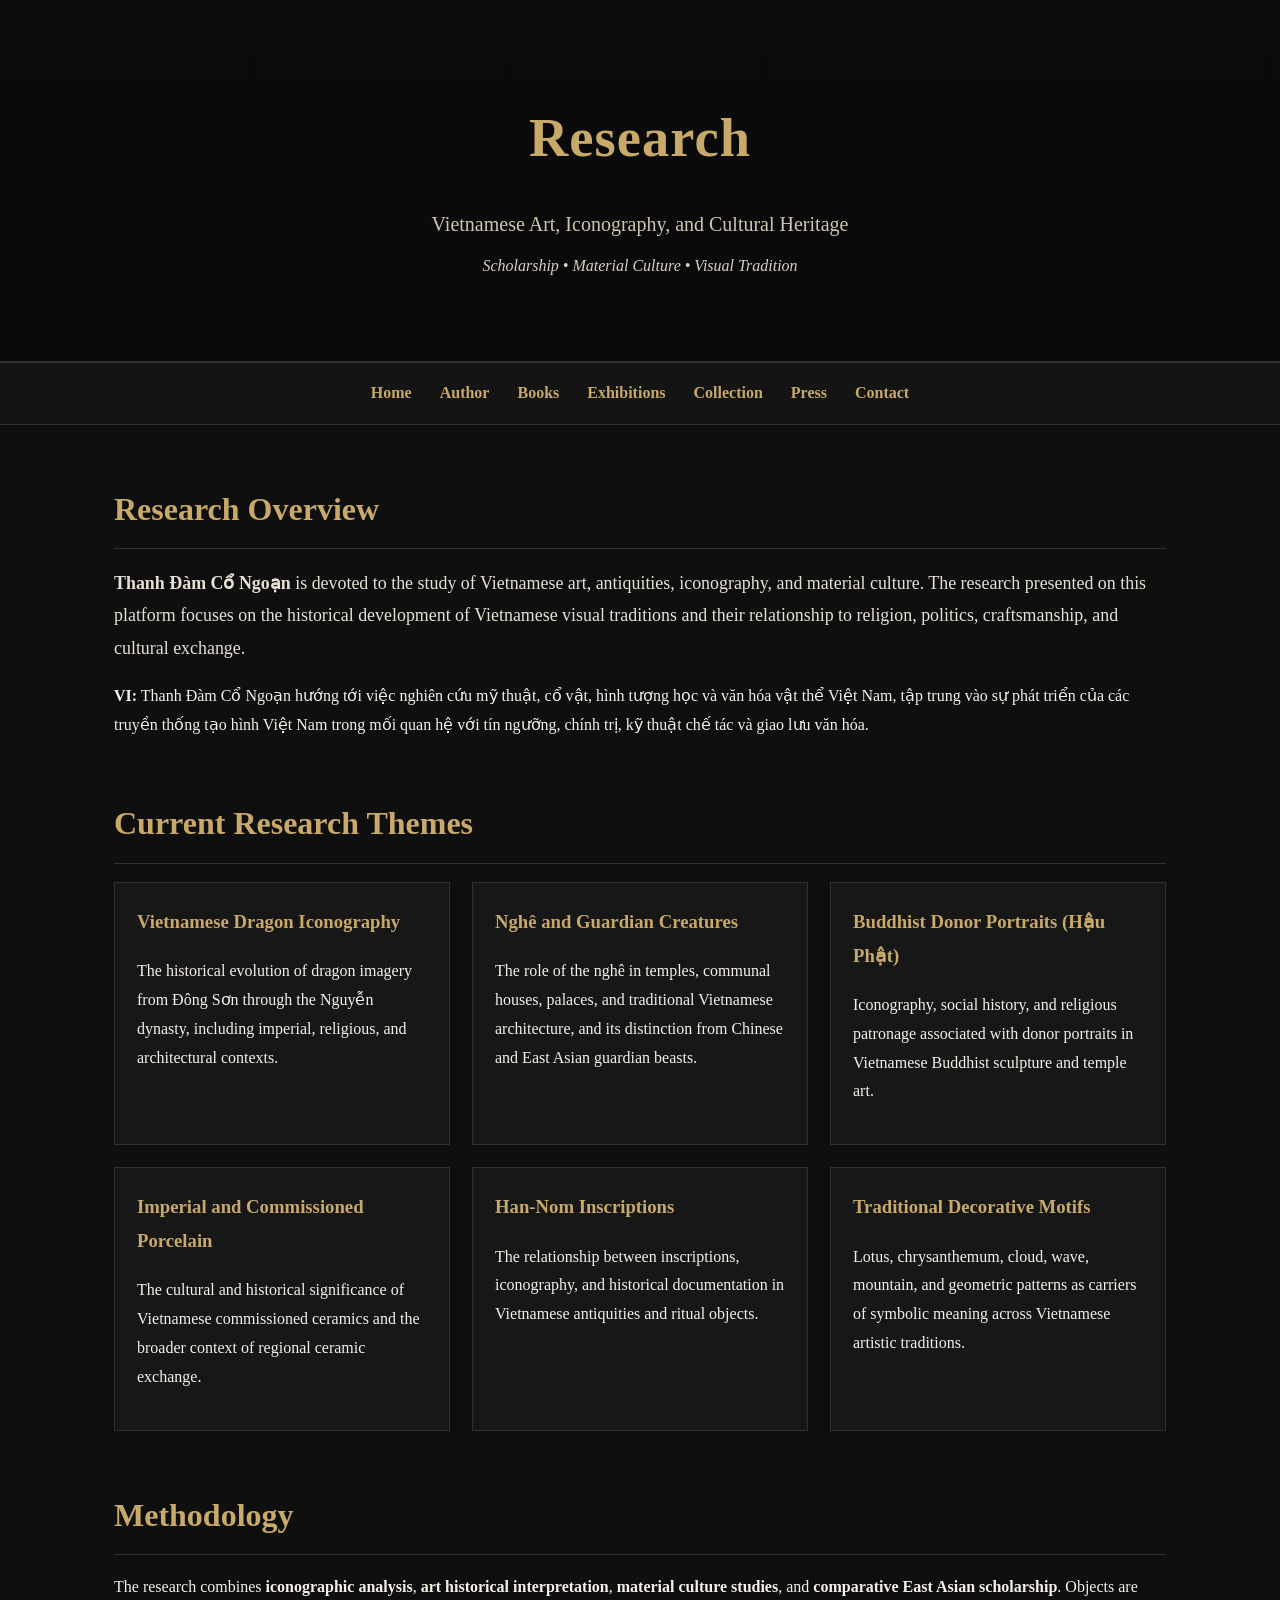
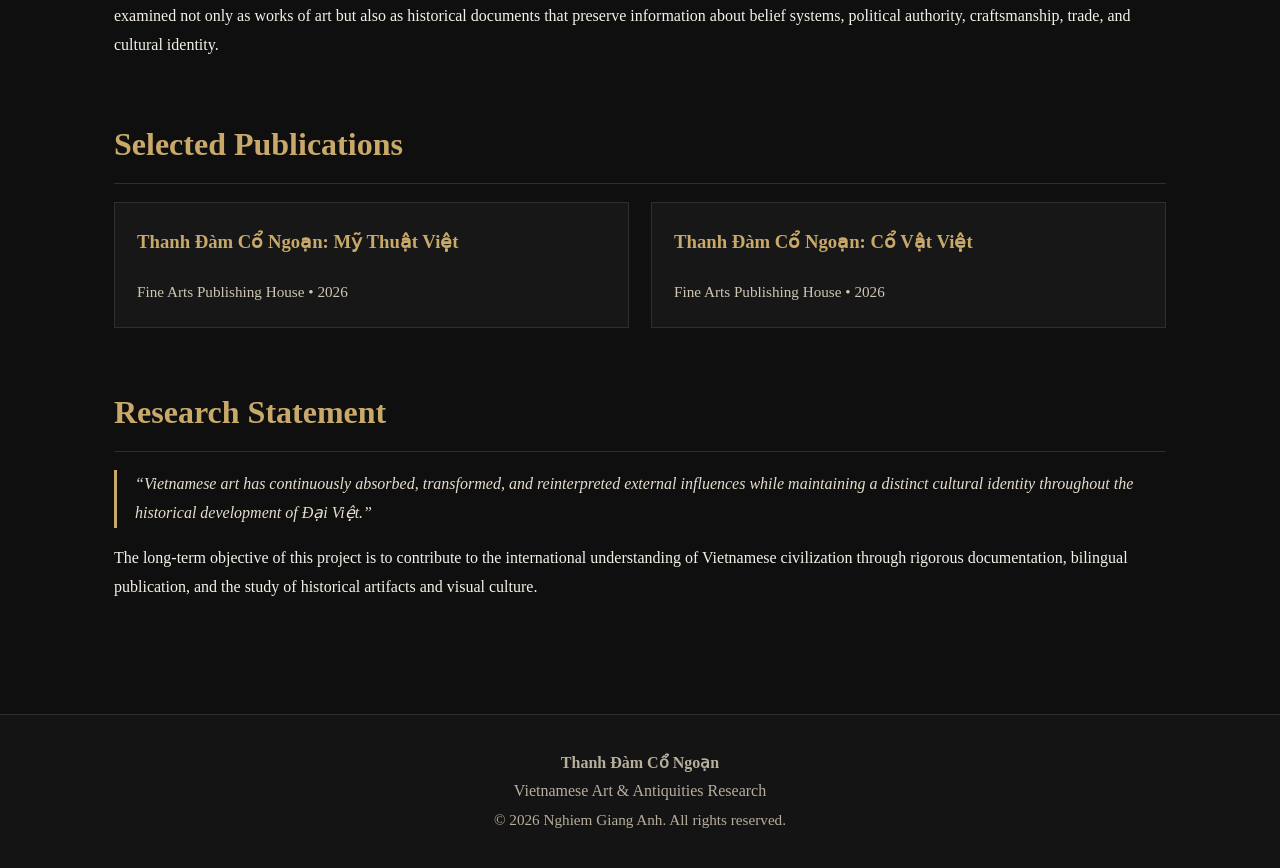
<file: research.html>
<!DOCTYPE html>
<html lang="en">
<head>
  <meta charset="UTF-8" />
  <meta name="viewport" content="width=device-width, initial-scale=1.0" />
  <title>Research | Thanh Đàm Cổ Ngoạn</title>
  <meta name="description" content="Research interests and scholarly themes of Thanh Đàm Cổ Ngoạn and Nghiem Giang Anh, including Vietnamese iconography, antiquities, and cultural heritage." />
  <link rel="stylesheet" href="style.css" />
</head>
<body>

<header>
  <div class="hero">
    <h1>Research</h1>
    <div class="subtitle">Vietnamese Art, Iconography, and Cultural Heritage</div>
    <div class="tagline">Scholarship • Material Culture • Visual Tradition</div>
  </div>
</header>

<nav>
  <div class="nav-inner">
    <a href="index.html">Home</a>
    <a href="author.html">Author</a>
    <a href="books.html">Books</a>
    <a href="exhibitions.html">Exhibitions</a>
    <a href="collection.html">Collection</a>
    <a href="press.html">Press</a>
    <a href="contact.html">Contact</a>
  </div>
</nav>

<main class="container">

  <section class="section">
    <h2>Research Overview</h2>

    <p class="lead"><strong>Thanh Đàm Cổ Ngoạn</strong> is devoted to the study of Vietnamese art, antiquities, iconography, and material culture. The research presented on this platform focuses on the historical development of Vietnamese visual traditions and their relationship to religion, politics, craftsmanship, and cultural exchange.</p>

    <p><strong>VI:</strong> Thanh Đàm Cổ Ngoạn hướng tới việc nghiên cứu mỹ thuật, cổ vật, hình tượng học và văn hóa vật thể Việt Nam, tập trung vào sự phát triển của các truyền thống tạo hình Việt Nam trong mối quan hệ với tín ngưỡng, chính trị, kỹ thuật chế tác và giao lưu văn hóa.</p>
  </section>

  <section class="section">
    <h2>Current Research Themes</h2>

    <div class="grid">

      <div class="card">
        <h3>Vietnamese Dragon Iconography</h3>
        <p>The historical evolution of dragon imagery from Đông Sơn through the Nguyễn dynasty, including imperial, religious, and architectural contexts.</p>
      </div>

      <div class="card">
        <h3>Nghê and Guardian Creatures</h3>
        <p>The role of the nghê in temples, communal houses, palaces, and traditional Vietnamese architecture, and its distinction from Chinese and East Asian guardian beasts.</p>
      </div>

      <div class="card">
        <h3>Buddhist Donor Portraits (Hậu Phật)</h3>
        <p>Iconography, social history, and religious patronage associated with donor portraits in Vietnamese Buddhist sculpture and temple art.</p>
      </div>

      <div class="card">
        <h3>Imperial and Commissioned Porcelain</h3>
        <p>The cultural and historical significance of Vietnamese commissioned ceramics and the broader context of regional ceramic exchange.</p>
      </div>

      <div class="card">
        <h3>Han-Nom Inscriptions</h3>
        <p>The relationship between inscriptions, iconography, and historical documentation in Vietnamese antiquities and ritual objects.</p>
      </div>

      <div class="card">
        <h3>Traditional Decorative Motifs</h3>
        <p>Lotus, chrysanthemum, cloud, wave, mountain, and geometric patterns as carriers of symbolic meaning across Vietnamese artistic traditions.</p>
      </div>

    </div>
  </section>

  <section class="section">
    <h2>Methodology</h2>

    <p>The research combines <strong>iconographic analysis</strong>, <strong>art historical interpretation</strong>, <strong>material culture studies</strong>, and <strong>comparative East Asian scholarship</strong>. Objects are examined not only as works of art but also as historical documents that preserve information about belief systems, political authority, craftsmanship, trade, and cultural identity.</p>
  </section>

  <section class="section">
    <h2>Selected Publications</h2>

    <div class="grid">

      <div class="card">
        <h3>Thanh Đàm Cổ Ngoạn: Mỹ Thuật Việt</h3>
        <div class="book-meta">Fine Arts Publishing House • 2026</div>
      </div>

      <div class="card">
        <h3>Thanh Đàm Cổ Ngoạn: Cổ Vật Việt</h3>
        <div class="book-meta">Fine Arts Publishing House • 2026</div>
      </div>

    </div>
  </section>

  <section class="section">
    <h2>Research Statement</h2>

    <p class="quote">“Vietnamese art has continuously absorbed, transformed, and reinterpreted external influences while maintaining a distinct cultural identity throughout the historical development of Đại Việt.”</p>

    <p>The long-term objective of this project is to contribute to the international understanding of Vietnamese civilization through rigorous documentation, bilingual publication, and the study of historical artifacts and visual culture.</p>
  </section>

</main>

<footer>
  <div class="footer-inner">
    <div><strong>Thanh Đàm Cổ Ngoạn</strong></div>
    <div>Vietnamese Art & Antiquities Research</div>
    <div class="small">© 2026 Nghiem Giang Anh. All rights reserved.</div>
  </div>
</footer>

</body>
</html>
</file>
<file: style.css>
/* ===============================
   THANH ĐÀM CỔ NGOẠN 2.0
   Museum Style Theme
   =============================== */

:root {
  --bg: #0f0f0f;
  --surface: #171717;
  --text: #f5f1e8;
  --muted: #cfc6b4;
  --gold: #c8a96a;
  --gold-dark: #9b7a3e;
  --border: #2f2f2f;
  --max: 1100px;
}

* {
  box-sizing: border-box;
}

html {
  scroll-behavior: smooth;
}

body {
  margin: 0;
  background: var(--bg);
  color: var(--text);
  font-family: Georgia, 'Times New Roman', serif;
  line-height: 1.8;
}

a {
  color: var(--gold);
  text-decoration: none;
}

a:hover {
  color: #e4c98f;
}

header {
  background: linear-gradient(rgba(10,10,10,.85), rgba(10,10,10,.92));
  border-bottom: 1px solid var(--border);
}

.hero {
  max-width: var(--max);
  margin: 0 auto;
  padding: 90px 24px 80px;
  text-align: center;
}

.hero h1 {
  margin: 0;
  font-size: 3.4rem;
  color: var(--gold);
  letter-spacing: .02em;
}

.hero .subtitle {
  margin-top: 18px;
  color: var(--muted);
  font-size: 1.25rem;
}

.hero .tagline {
  margin-top: 10px;
  color: #d9cfbf;
  font-style: italic;
}

nav {
  border-top: 1px solid var(--border);
  border-bottom: 1px solid var(--border);
  background: #141414;
}

.nav-inner {
  max-width: var(--max);
  margin: 0 auto;
  display: flex;
  justify-content: center;
  gap: 28px;
  padding: 16px 20px;
  flex-wrap: wrap;
}

.nav-inner a {
  color: var(--gold);
  font-weight: 600;
}

.container {
  max-width: var(--max);
  margin: 0 auto;
  padding: 56px 24px;
}

.section {
  margin-bottom: 56px;
}

.section h2 {
  color: var(--gold);
  font-size: 2rem;
  margin: 0 0 18px;
  border-bottom: 1px solid var(--border);
  padding-bottom: 10px;
}

.lead {
  font-size: 1.12rem;
  color: #e7e0d4;
}

.grid {
  display: grid;
  grid-template-columns: repeat(auto-fit, minmax(260px, 1fr));
  gap: 22px;
}

.card {
  background: var(--surface);
  border: 1px solid var(--border);
  padding: 22px;
}

.card h3 {
  margin-top: 0;
  color: var(--gold);
}

.book-meta {
  color: var(--muted);
  font-size: .95rem;
}

.button {
  display: inline-block;
  margin-top: 14px;
  padding: 10px 18px;
  background: var(--gold);
  color: #111;
  font-weight: bold;
}

.button:hover {
  background: #d8b97a;
  color: #111;
}

.timeline {
  border-left: 2px solid var(--gold-dark);
  padding-left: 22px;
}

.timeline-item {
  margin-bottom: 24px;
}

.timeline-item h3 {
  margin: 0;
  color: var(--gold);
}

.timeline-item .year {
  color: var(--muted);
  font-size: .95rem;
}

.quote {
  border-left: 3px solid var(--gold);
  padding-left: 18px;
  color: #e7decd;
  font-style: italic;
}

footer {
  border-top: 1px solid var(--border);
  background: #141414;
  color: #b8ae9c;
}

.footer-inner {
  max-width: var(--max);
  margin: 0 auto;
  padding: 34px 24px;
  text-align: center;
}

.small {
  color: #b8ae9c;
  font-size: .95rem;
}

@media (max-width: 700px) {
  .hero {
    padding: 72px 20px 64px;
  }

  .hero h1 {
    font-size: 2.4rem;
  }

  .nav-inner {
    gap: 16px;
  }
}
</file>
